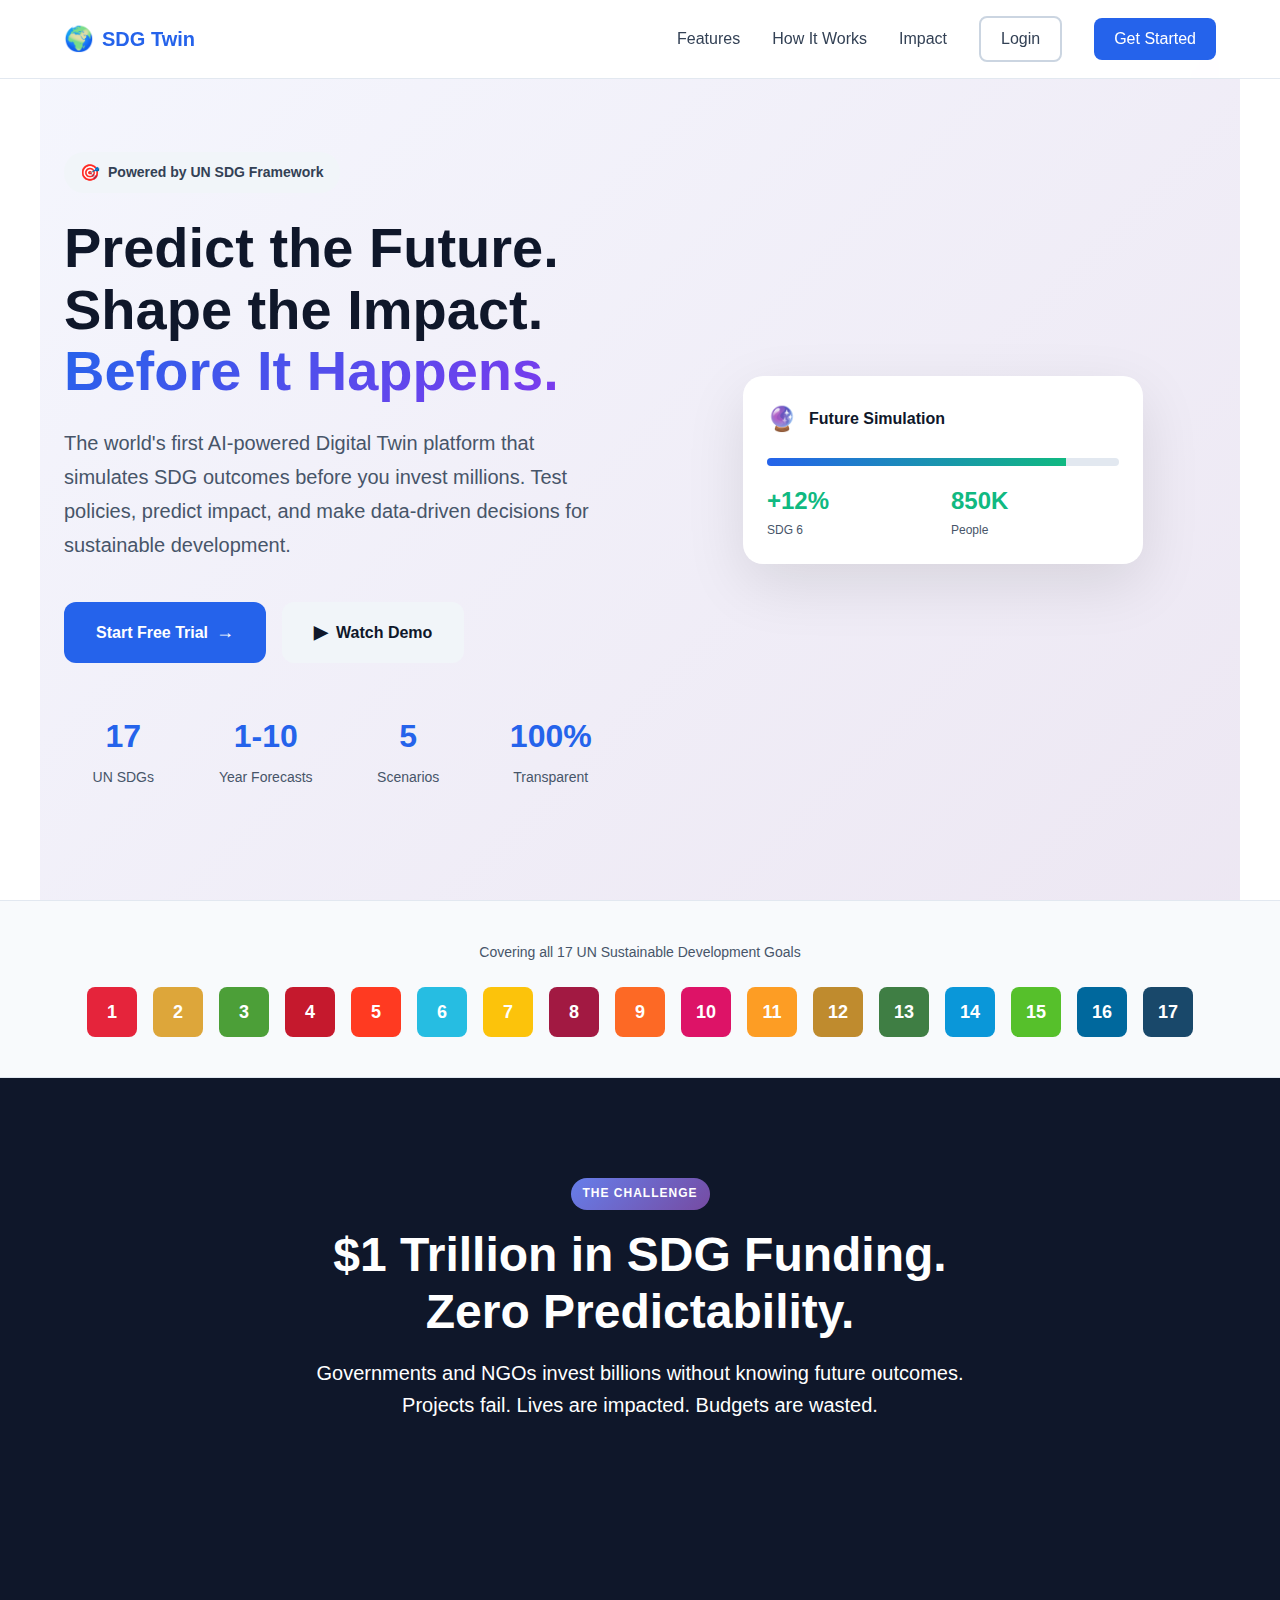
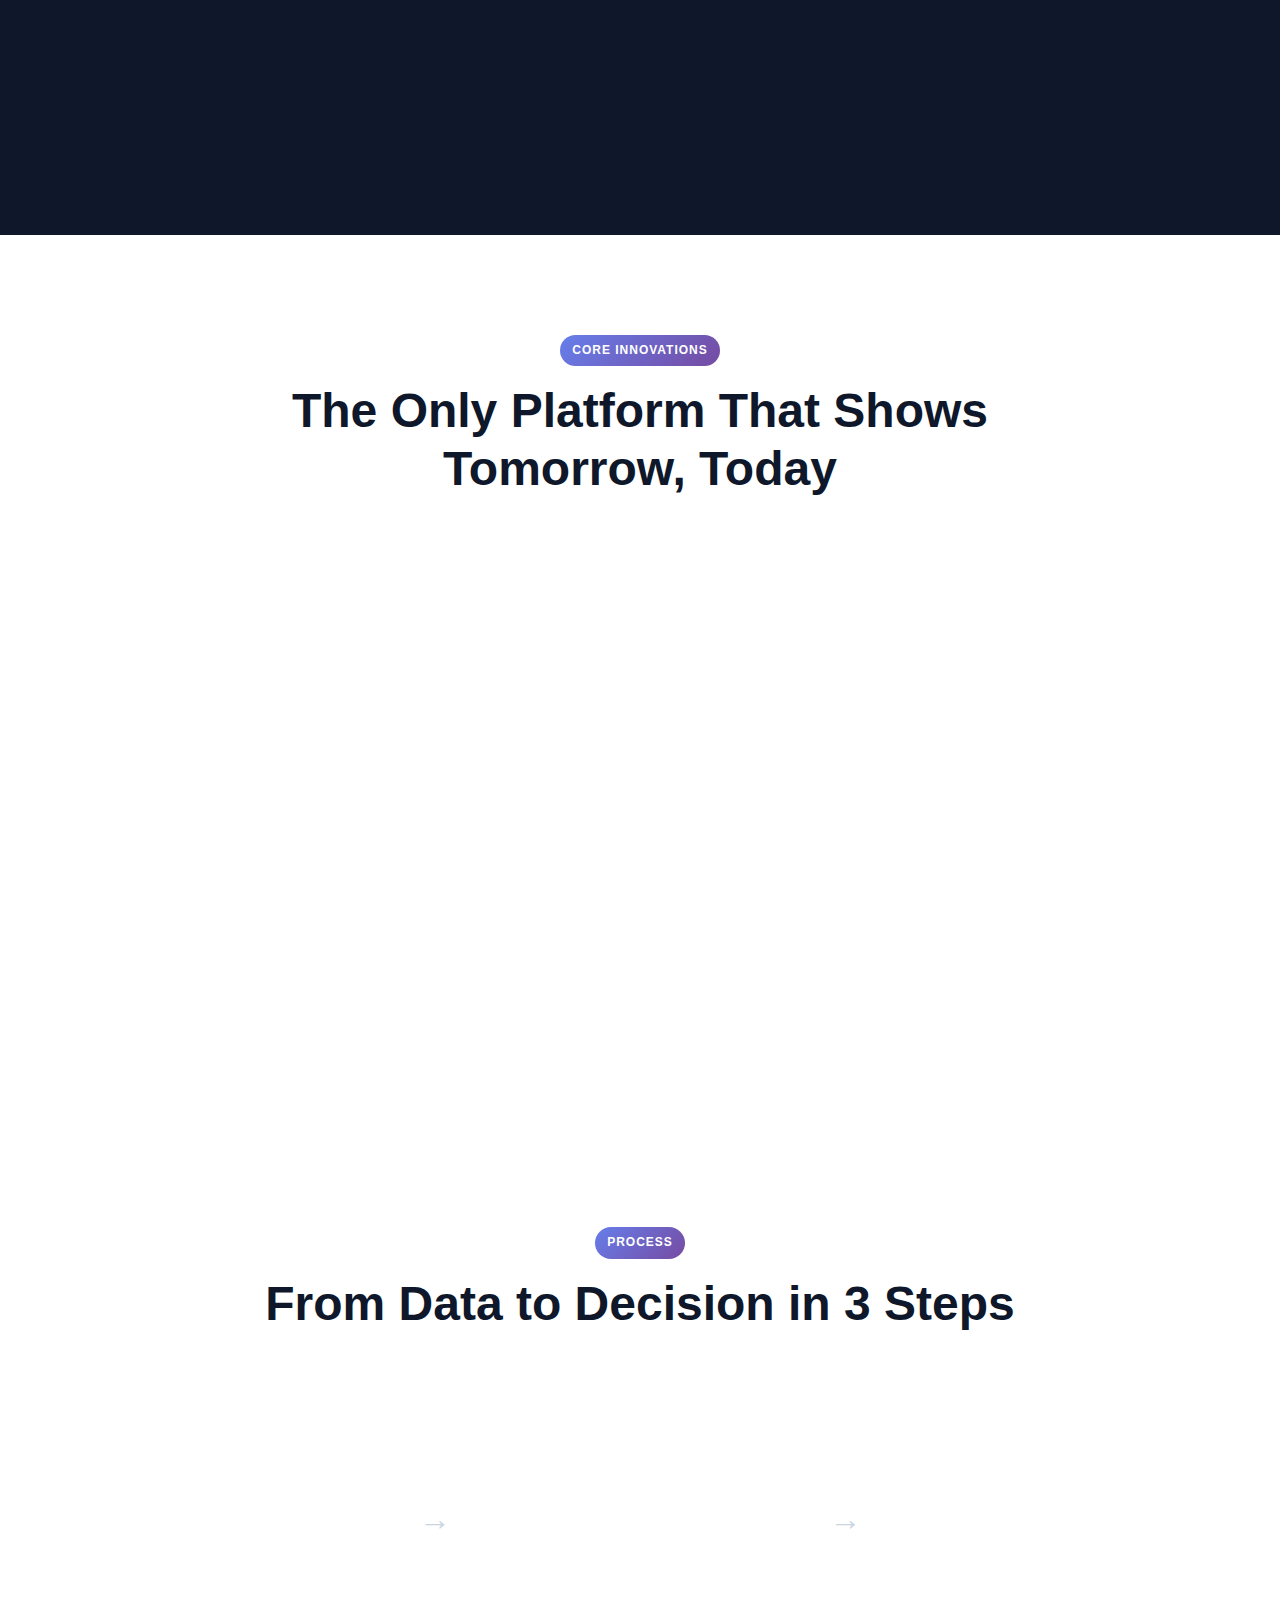
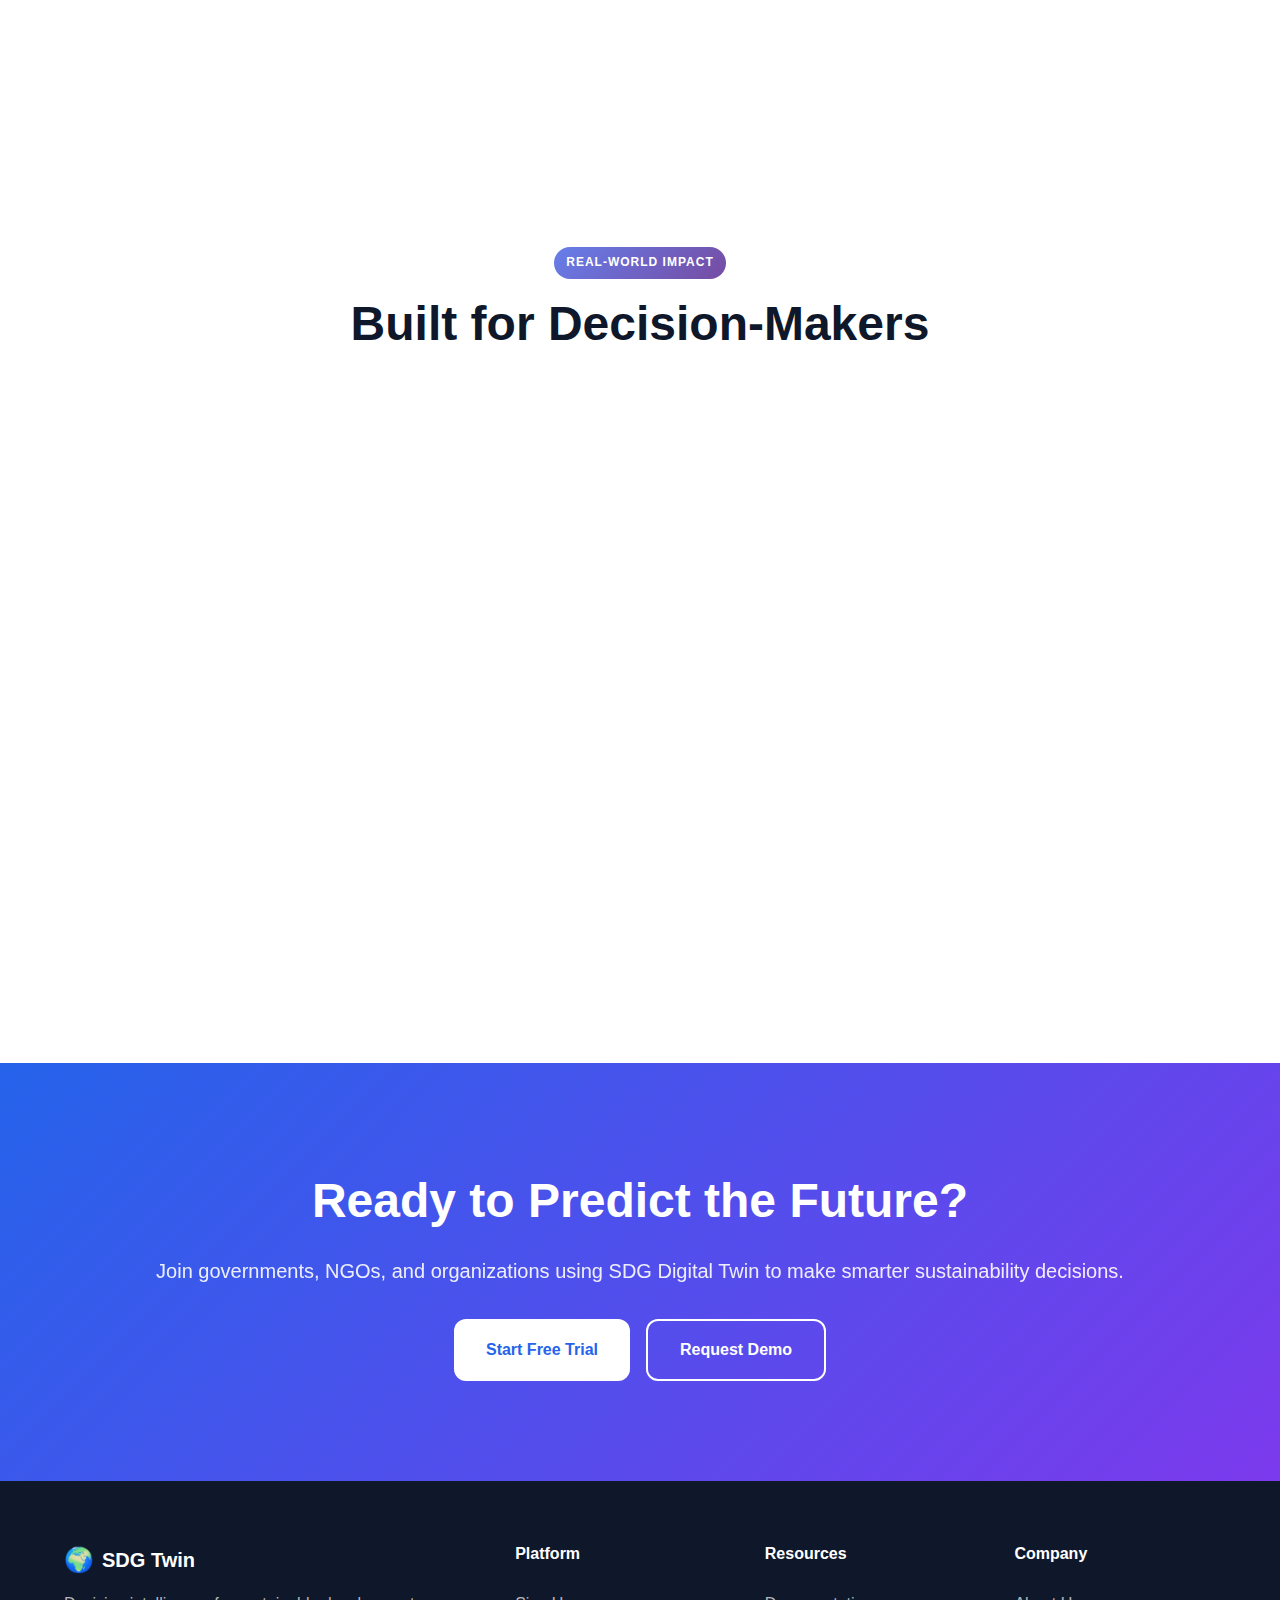
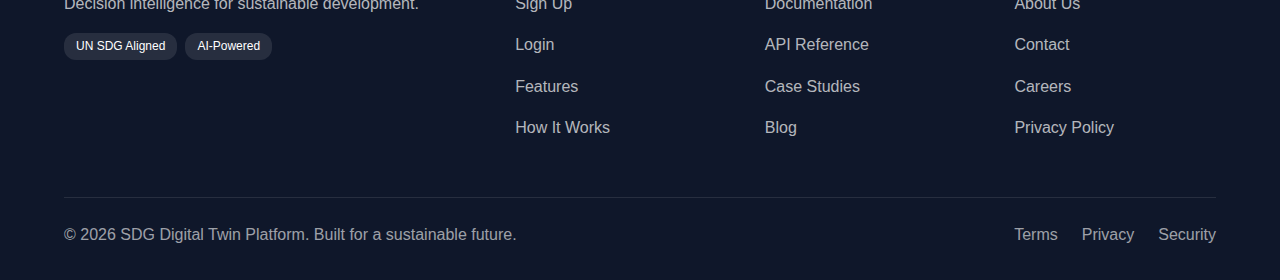
<file: frontend/landing.html>
<!DOCTYPE html>
<html lang="en">
<head>
    <meta charset="UTF-8">
    <meta name="viewport" content="width=device-width, initial-scale=1.0">
    <title>SDG Digital Twin Platform - Predict the Future of Sustainability</title>
    <link rel="stylesheet" href="landing.css">
</head>
<body>
    <!-- Navigation -->
    <nav class="navbar">
        <div class="nav-container">
            <div class="nav-brand">
                <span class="brand-icon">🌍</span>
                <span class="brand-text">SDG Twin</span>
            </div>
            <div class="nav-links">
                <a href="#features">Features</a>
                <a href="#how-it-works">How It Works</a>
                <a href="#impact">Impact</a>
                <a href="login.html" class="nav-btn-outline">Login</a>
                <a href="register.html" class="nav-btn-primary">Get Started</a>
            </div>
        </div>
    </nav>

    <!-- Hero Section -->
    <section class="hero">
        <div class="hero-content">
            <div class="hero-badge">
                <span class="badge-icon">🎯</span>
                <span>Powered by UN SDG Framework</span>
            </div>
            <h1 class="hero-title">
                Predict the Future.<br>
                Shape the Impact.<br>
                <span class="gradient-text">Before It Happens.</span>
            </h1>
            <p class="hero-subtitle">
                The world's first AI-powered Digital Twin platform that simulates SDG outcomes 
                before you invest millions. Test policies, predict impact, and make data-driven 
                decisions for sustainable development.
            </p>
            <div class="hero-cta">
                <a href="register.html" class="btn-large btn-primary">
                    <span>Start Free Trial</span>
                    <span class="btn-icon">→</span>
                </a>
                <a href="#demo" class="btn-large btn-secondary">
                    <span class="btn-icon">▶</span>
                    <span>Watch Demo</span>
                </a>
            </div>
            <div class="hero-stats">
                <div class="stat-item">
                    <div class="stat-number">17</div>
                    <div class="stat-label">UN SDGs</div>
                </div>
                <div class="stat-item">
                    <div class="stat-number">1-10</div>
                    <div class="stat-label">Year Forecasts</div>
                </div>
                <div class="stat-item">
                    <div class="stat-number">5</div>
                    <div class="stat-label">Scenarios</div>
                </div>
                <div class="stat-item">
                    <div class="stat-number">100%</div>
                    <div class="stat-label">Transparent</div>
                </div>
            </div>
        </div>
        <div class="hero-visual">
            <div class="hero-card floating">
                <div class="card-header">
                    <span class="card-icon">🔮</span>
                    <span>Future Simulation</span>
                </div>
                <div class="card-content">
                    <div class="progress-bar">
                        <div class="progress-fill" style="width: 85%"></div>
                    </div>
                    <div class="card-stats">
                        <div class="card-stat">
                            <span class="stat-value">+12%</span>
                            <span class="stat-name">SDG 6</span>
                        </div>
                        <div class="card-stat">
                            <span class="stat-value">850K</span>
                            <span class="stat-name">People</span>
                        </div>
                    </div>
                </div>
            </div>
        </div>
    </section>

    <!-- SDG Icons Strip -->
    <section class="sdg-strip">
        <div class="container">
            <p class="strip-label">Covering all 17 UN Sustainable Development Goals</p>
            <div class="sdg-icons-scroll">
                <div class="sdg-icon" style="--color: #E5243B">1</div>
                <div class="sdg-icon" style="--color: #DDA63A">2</div>
                <div class="sdg-icon" style="--color: #4C9F38">3</div>
                <div class="sdg-icon" style="--color: #C5192D">4</div>
                <div class="sdg-icon" style="--color: #FF3A21">5</div>
                <div class="sdg-icon" style="--color: #26BDE2">6</div>
                <div class="sdg-icon" style="--color: #FCC30B">7</div>
                <div class="sdg-icon" style="--color: #A21942">8</div>
                <div class="sdg-icon" style="--color: #FD6925">9</div>
                <div class="sdg-icon" style="--color: #DD1367">10</div>
                <div class="sdg-icon" style="--color: #FD9D24">11</div>
                <div class="sdg-icon" style="--color: #BF8B2E">12</div>
                <div class="sdg-icon" style="--color: #3F7E44">13</div>
                <div class="sdg-icon" style="--color: #0A97D9">14</div>
                <div class="sdg-icon" style="--color: #56C02B">15</div>
                <div class="sdg-icon" style="--color: #00689D">16</div>
                <div class="sdg-icon" style="--color: #19486A">17</div>
            </div>
        </div>
    </section>

    <!-- Problem Statement -->
    <section class="problem-section">
        <div class="container">
            <div class="section-header centered">
                <span class="section-badge">The Challenge</span>
                <h2>$1 Trillion in SDG Funding.<br>Zero Predictability.</h2>
                <p class="section-subtitle">
                    Governments and NGOs invest billions without knowing future outcomes. 
                    Projects fail. Lives are impacted. Budgets are wasted.
                </p>
            </div>
            <div class="problem-grid">
                <div class="problem-card">
                    <div class="problem-icon">❌</div>
                    <h3>No Future Visibility</h3>
                    <p>Traditional tools only show past data, not future impact</p>
                </div>
                <div class="problem-card">
                    <div class="problem-icon">💸</div>
                    <h3>Wasted Investments</h3>
                    <p>Millions spent on projects that fail to deliver promised outcomes</p>
                </div>
                <div class="problem-card">
                    <div class="problem-icon">⏱️</div>
                    <h3>No Scenario Testing</h3>
                    <p>Can't test "what if" before committing resources</p>
                </div>
            </div>
        </div>
    </section>

    <!-- Features Section -->
    <section id="features" class="features-section">
        <div class="container">
            <div class="section-header centered">
                <span class="section-badge">Core Innovations</span>
                <h2>The Only Platform That Shows<br>Tomorrow, Today</h2>
            </div>
            <div class="features-grid">
                <div class="feature-card">
                    <div class="feature-icon">🏙️</div>
                    <h3>Digital Twin Engine</h3>
                    <p>Create virtual replicas of cities, regions, or communities with real SDG baselines</p>
                    <ul class="feature-list">
                        <li>17 SDG indicators per twin</li>
                        <li>Population & geographic modeling</li>
                        <li>Multiple twins per project</li>
                    </ul>
                </div>
                <div class="feature-card featured">
                    <div class="feature-badge">🌟 Flagship</div>
                    <div class="feature-icon">🔮</div>
                    <h3>Future Impact Simulation</h3>
                    <p>Predict SDG outcomes 1-10 years ahead with AI-powered scenario modeling</p>
                    <ul class="feature-list">
                        <li>5 scenario types (Success/Failure/Delay)</li>
                        <li>Year-by-year predictions</li>
                        <li>Cross-SDG ripple effects</li>
                        <li>Confidence scoring</li>
                    </ul>
                </div>
                <div class="feature-card">
                    <div class="feature-icon">🤖</div>
                    <h3>AI Explanation Layer</h3>
                    <p>Plain English insights that non-technical stakeholders can understand</p>
                    <ul class="feature-list">
                        <li>Auto-generated summaries</li>
                        <li>Policy recommendations</li>
                        <li>Risk warnings</li>
                    </ul>
                </div>
            </div>
        </div>
    </section>

    <!-- How It Works -->
    <section id="how-it-works" class="how-it-works-section">
        <div class="container">
            <div class="section-header centered">
                <span class="section-badge">Process</span>
                <h2>From Data to Decision in 3 Steps</h2>
            </div>
            <div class="steps-container">
                <div class="step-card">
                    <div class="step-number">01</div>
                    <div class="step-icon">🏗️</div>
                    <h3>Create Digital Twin</h3>
                    <p>Input your region's population, geography, and current SDG indicators. Our system initializes all 17 SDG baselines.</p>
                </div>
                <div class="step-arrow">→</div>
                <div class="step-card">
                    <div class="step-number">02</div>
                    <div class="step-icon">⚙️</div>
                    <h3>Configure Simulation</h3>
                    <p>Select target SDGs, choose a scenario (success/failure/delay), adjust funding and timeline parameters.</p>
                </div>
                <div class="step-arrow">→</div>
                <div class="step-card">
                    <div class="step-number">03</div>
                    <div class="step-icon">📊</div>
                    <h3>Get Predictions</h3>
                    <p>View year-by-year forecasts, AI explanations, policy recommendations, and compare multiple scenarios.</p>
                </div>
            </div>
        </div>
    </section>

    <!-- Impact Section -->
    <section id="impact" class="impact-section">
        <div class="container">
            <div class="section-header centered">
                <span class="section-badge">Real-World Impact</span>
                <h2>Built for Decision-Makers</h2>
            </div>
            <div class="use-cases-grid">
                <div class="use-case-card">
                    <div class="use-case-icon">🏛️</div>
                    <h3>Governments</h3>
                    <p>Test policies before implementation. Optimize budget allocation. Show citizens projected impact.</p>
                </div>
                <div class="use-case-card">
                    <div class="use-case-icon">🌟</div>
                    <h3>NGOs & UN Agencies</h3>
                    <p>Predict project ROI in human impact. Demonstrate value to donors. Plan interventions strategically.</p>
                </div>
                <div class="use-case-card">
                    <div class="use-case-icon">💼</div>
                    <h3>Impact Investors</h3>
                    <p>Assess true ESG value. Compare investment scenarios. Make data-driven funding decisions.</p>
                </div>
                <div class="use-case-card">
                    <div class="use-case-icon">🎓</div>
                    <h3>Researchers</h3>
                    <p>Model sustainability scenarios. Validate theories. Publish data-backed insights.</p>
                </div>
            </div>
        </div>
    </section>

    <!-- CTA Section -->
    <section class="cta-section">
        <div class="container">
            <div class="cta-content">
                <h2>Ready to Predict the Future?</h2>
                <p>Join governments, NGOs, and organizations using SDG Digital Twin to make smarter sustainability decisions.</p>
                <div class="cta-buttons">
                    <a href="register.html" class="btn-large btn-white">Start Free Trial</a>
                    <a href="mailto:demo@sdgtwin.org" class="btn-large btn-outline-white">Request Demo</a>
                </div>
            </div>
        </div>
    </section>

    <!-- Footer -->
    <footer class="footer">
        <div class="container">
            <div class="footer-grid">
                <div class="footer-col">
                    <div class="footer-brand">
                        <span class="brand-icon">🌍</span>
                        <span class="brand-text">SDG Twin</span>
                    </div>
                    <p class="footer-tagline">Decision intelligence for sustainable development.</p>
                    <div class="footer-badges">
                        <span class="badge">UN SDG Aligned</span>
                        <span class="badge">AI-Powered</span>
                    </div>
                </div>
                <div class="footer-col">
                    <h4>Platform</h4>
                    <a href="register.html">Sign Up</a>
                    <a href="login.html">Login</a>
                    <a href="#features">Features</a>
                    <a href="#how-it-works">How It Works</a>
                </div>
                <div class="footer-col">
                    <h4>Resources</h4>
                    <a href="#">Documentation</a>
                    <a href="#">API Reference</a>
                    <a href="#">Case Studies</a>
                    <a href="#">Blog</a>
                </div>
                <div class="footer-col">
                    <h4>Company</h4>
                    <a href="#">About Us</a>
                    <a href="#">Contact</a>
                    <a href="#">Careers</a>
                    <a href="#">Privacy Policy</a>
                </div>
            </div>
            <div class="footer-bottom">
                <p>&copy; 2026 SDG Digital Twin Platform. Built for a sustainable future.</p>
                <div class="footer-links">
                    <a href="#">Terms</a>
                    <a href="#">Privacy</a>
                    <a href="#">Security</a>
                </div>
            </div>
        </div>
    </footer>

    <script src="landing.js"></script>
</body>
</html>
</file>
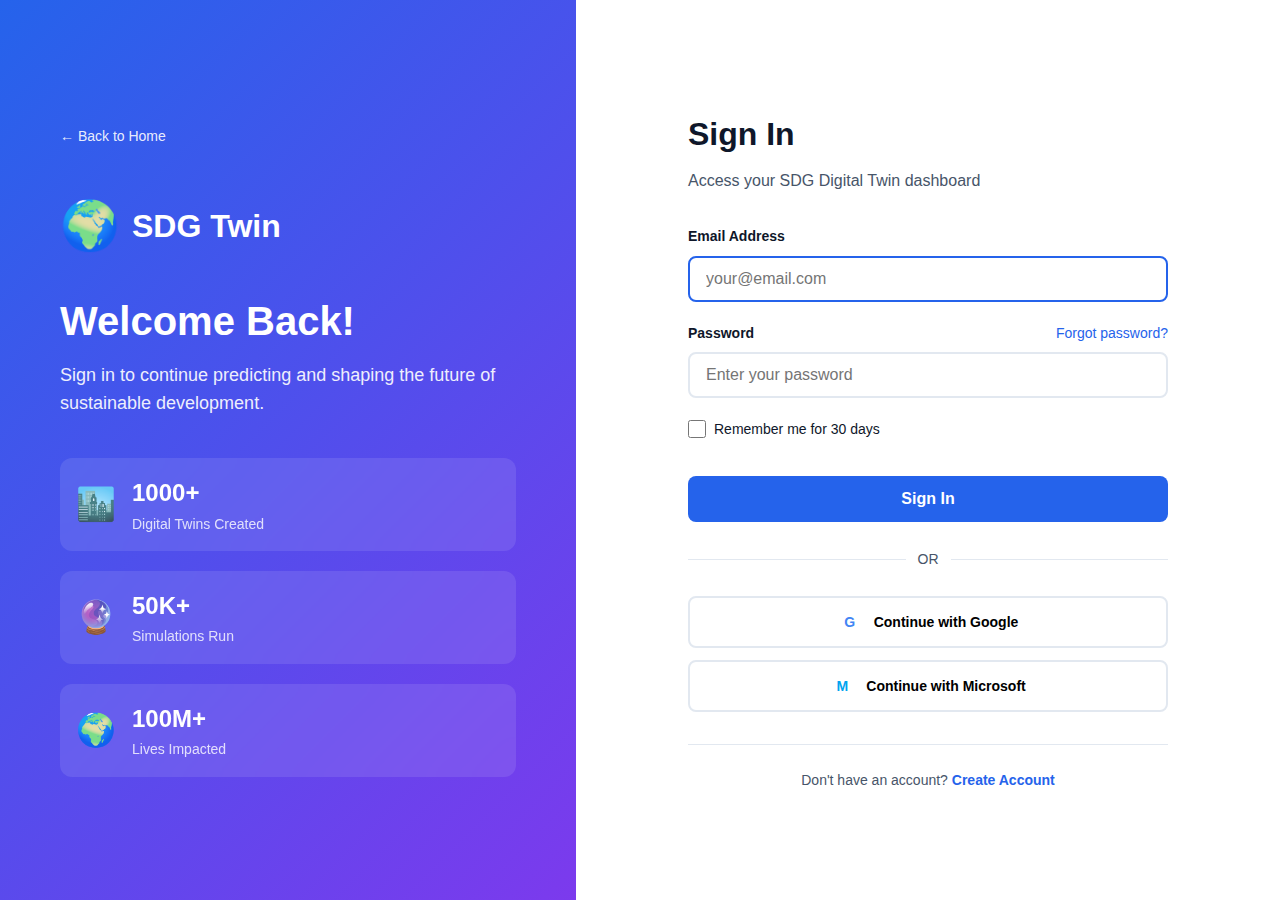
<file: frontend/login.html>
<!DOCTYPE html>
<html lang="en">
<head>
    <meta charset="UTF-8">
    <meta name="viewport" content="width=device-width, initial-scale=1.0">
    <title>Login - SDG Digital Twin Platform</title>
    <link rel="stylesheet" href="auth.css">
</head>
<body>
    <div class="auth-container">
        <!-- Left Side - Branding -->
        <div class="auth-brand">
            <div class="brand-content">
                <a href="landing.html" class="back-link">← Back to Home</a>
                <div class="brand-logo">
                    <span class="logo-icon">🌍</span>
                    <span class="logo-text">SDG Twin</span>
                </div>
                <h1>Welcome Back!</h1>
                <p>Sign in to continue predicting and shaping the future of sustainable development.</p>
                
                <div class="stats-showcase">
                    <div class="stat-box">
                        <div class="stat-icon">🏙️</div>
                        <div class="stat-text">
                            <div class="stat-number">1000+</div>
                            <div class="stat-label">Digital Twins Created</div>
                        </div>
                    </div>
                    <div class="stat-box">
                        <div class="stat-icon">🔮</div>
                        <div class="stat-text">
                            <div class="stat-number">50K+</div>
                            <div class="stat-label">Simulations Run</div>
                        </div>
                    </div>
                    <div class="stat-box">
                        <div class="stat-icon">🌍</div>
                        <div class="stat-text">
                            <div class="stat-number">100M+</div>
                            <div class="stat-label">Lives Impacted</div>
                        </div>
                    </div>
                </div>
            </div>
        </div>

        <!-- Right Side - Form -->
        <div class="auth-form-container">
            <div class="auth-form-content">
                <h2>Sign In</h2>
                <p class="form-subtitle">Access your SDG Digital Twin dashboard</p>

                <form id="loginForm" class="auth-form">
                    <div class="form-group">
                        <label for="email">Email Address</label>
                        <input type="email" id="email" name="email" required placeholder="your@email.com" autofocus>
                    </div>

                    <div class="form-group">
                        <label for="password">Password</label>
                        <input type="password" id="password" name="password" required placeholder="Enter your password">
                        <a href="#" class="forgot-link">Forgot password?</a>
                    </div>

                    <div class="form-group checkbox-group">
                        <label class="checkbox-label">
                            <input type="checkbox" id="remember">
                            <span>Remember me for 30 days</span>
                        </label>
                    </div>

                    <button type="submit" class="btn-submit" id="submitBtn">
                        <span id="btnText">Sign In</span>
                        <span id="btnLoader" class="loader" style="display: none;"></span>
                    </button>

                    <div id="errorMessage" class="error-message" style="display: none;"></div>
                    <div id="successMessage" class="success-message" style="display: none;"></div>
                </form>

                <div class="divider">
                    <span>OR</span>
                </div>

                <div class="social-login">
                    <button class="social-btn google-btn">
                        <span class="social-icon">G</span>
                        <span>Continue with Google</span>
                    </button>
                    <button class="social-btn microsoft-btn">
                        <span class="social-icon">M</span>
                        <span>Continue with Microsoft</span>
                    </button>
                </div>

                <div class="auth-footer">
                    <p>Don't have an account? <a href="register.html">Create Account</a></p>
                </div>
            </div>
        </div>
    </div>

    <script src="config.js"></script>
    <script src="auth.js"></script>
    <script>
        // Handle login
        document.getElementById('loginForm').addEventListener('submit', async (e) => {
            e.preventDefault();
            
            const email = document.getElementById('email').value;
            const password = document.getElementById('password').value;
            
            // Show loading
            const submitBtn = document.getElementById('submitBtn');
            const btnText = document.getElementById('btnText');
            const btnLoader = document.getElementById('btnLoader');
            submitBtn.disabled = true;
            btnText.style.display = 'none';
            btnLoader.style.display = 'inline-block';
            
            try {
                // OAuth2 password flow expects form data
                const formData = new URLSearchParams();
                formData.append('username', email);
                formData.append('password', password);
                
                const response = await fetch(`${API_BASE}/auth/login`, {
                    method: 'POST',
                    headers: {
                        'Content-Type': 'application/x-www-form-urlencoded'
                    },
                    body: formData
                });
                
                const data = await response.json();
                
                if (response.ok) {
                    // Store token and user info
                    localStorage.setItem('access_token', data.access_token);
                    localStorage.setItem('user', JSON.stringify(data.user));
                    
                    showSuccess('Login successful! Redirecting to dashboard...');
                    
                    setTimeout(() => {
                        window.location.href = 'dashboard.html';
                    }, 1000);
                } else {
                    showError(data.detail || 'Invalid email or password');
                    submitBtn.disabled = false;
                    btnText.style.display = 'inline';
                    btnLoader.style.display = 'none';
                }
            } catch (error) {
                showError('Network error. Please check if the backend server is running.');
                submitBtn.disabled = false;
                btnText.style.display = 'inline';
                btnLoader.style.display = 'none';
            }
        });

        function showError(message) {
            const errorDiv = document.getElementById('errorMessage');
            errorDiv.textContent = message;
            errorDiv.style.display = 'block';
            setTimeout(() => errorDiv.style.display = 'none', 5000);
        }

        function showSuccess(message) {
            const successDiv = document.getElementById('successMessage');
            successDiv.textContent = message;
            successDiv.style.display = 'block';
        }

        // Check if already logged in
        if (localStorage.getItem('access_token')) {
            window.location.href = 'dashboard.html';
        }
    </script>
</body>
</html>
</file>
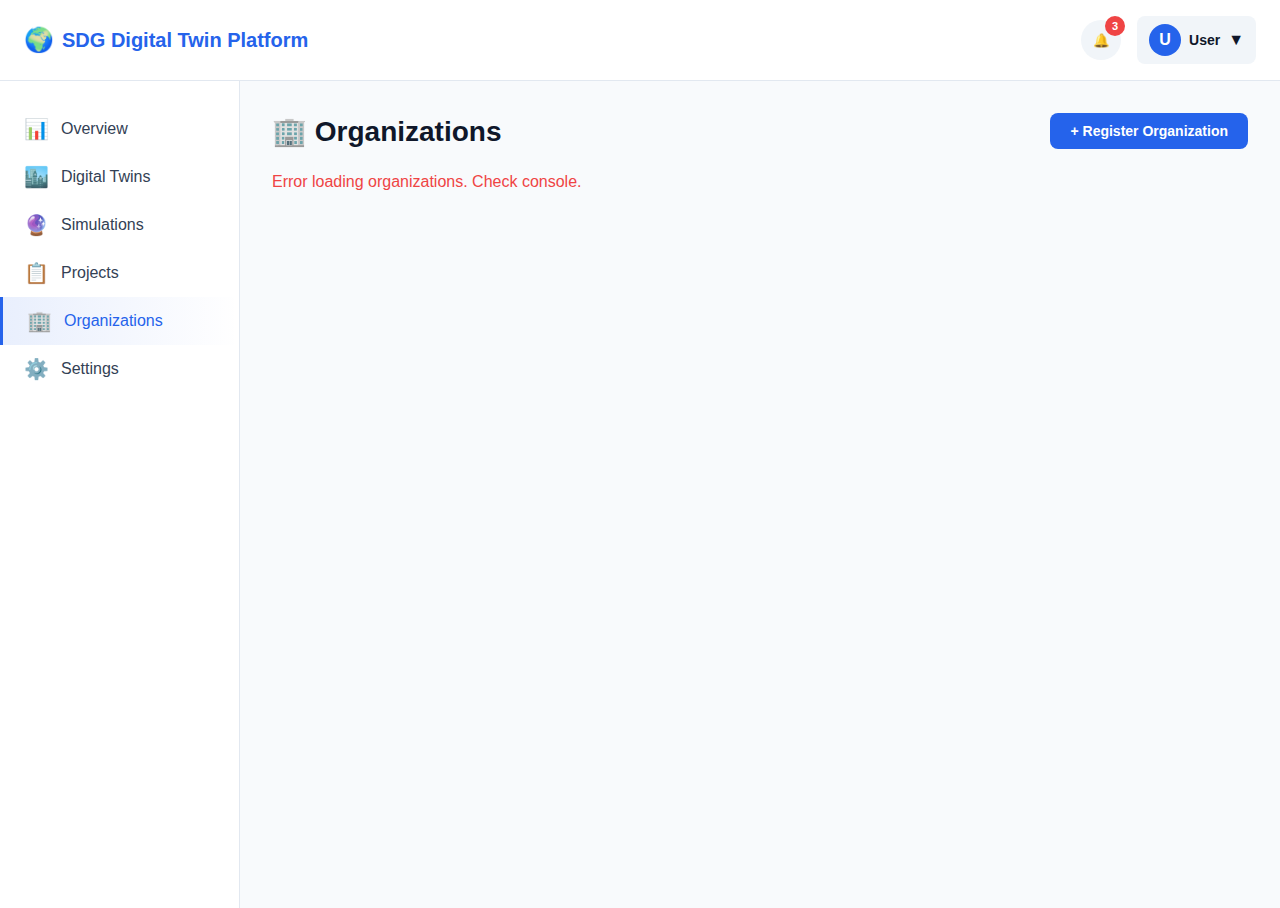
<file: frontend/organizations.html>
<!DOCTYPE html>
<html lang="en">
<head>
    <meta charset="UTF-8">
    <meta name="viewport" content="width=device-width, initial-scale=1.0">
    <title>Organizations - SDG Digital Twin Platform</title>
    <link rel="stylesheet" href="dashboard.css">
</head>
<body>
    <!-- Top Navigation -->
    <nav class="dashboard-nav">
        <div class="nav-left">
            <div class="nav-brand">
                <span class="brand-icon">🌍</span>
                <span class="brand-text">SDG Digital Twin Platform</span>
            </div>
        </div>
        <div class="nav-right">
            <button class="nav-icon-btn" onclick="showNotifications()">
                <span class="icon">🔔</span>
                <span class="badge">3</span>
            </button>
            <div class="user-menu" onclick="toggleUserMenu()">
                <div class="user-avatar" id="userAvatar">U</div>
                <span class="user-name" id="userName">User</span>
                <span class="icon">▼</span>
                <div class="user-dropdown" id="userDropdown">
                    <a href="profile.html">
                        <span class="icon">👤</span>
                        <span>Profile</span>
                    </a>
                    <a href="#" onclick="event.preventDefault(); logout();">
                        <span class="icon">🚪</span>
                        <span>Logout</span>
                    </a>
                </div>
            </div>
        </div>
    </nav>

    <div class="dashboard-container">
        <!-- Sidebar -->
        <aside class="sidebar">
            <div class="sidebar-menu">
                <a href="dashboard.html" class="menu-item">
                    <span class="menu-icon">📊</span>
                    <span>Overview</span>
                </a>
                <a href="twins.html" class="menu-item">
                    <span class="menu-icon">🏙️</span>
                    <span>Digital Twins</span>
                </a>
                <a href="simulations.html" class="menu-item">
                    <span class="menu-icon">🔮</span>
                    <span>Simulations</span>
                </a>
                <a href="projects.html" class="menu-item">
                    <span class="menu-icon">📋</span>
                    <span>Projects</span>
                </a>
                <a href="organizations.html" class="menu-item active">
                    <span class="menu-icon">🏢</span>
                    <span>Organizations</span>
                </a>
                <a href="profile.html" class="menu-item">
                    <span class="menu-icon">⚙️</span>
                    <span>Settings</span>
                </a>
            </div>
        </aside>

        <!-- Main Content -->
        <main class="main-content">
            <div class="section-header">
                <h2>🏢 Organizations</h2>
                <button class="btn btn-primary" onclick="showCreateOrgModal()">+ Register Organization</button>
            </div>
            <div id="orgs-grid" class="orgs-grid"></div>
        </main>
    </div>

    <!-- Create Organization Modal -->
    <div id="create-org-modal" class="modal">
        <div class="modal-content">
            <div class="modal-header">
                <h3>Register Organization</h3>
                <button class="modal-close" onclick="closeModal('create-org-modal')">&times;</button>
            </div>
            <form id="create-org-form" onsubmit="createOrganization(event)">
                <div class="form-group">
                    <label>Organization Name *</label>
                    <input type="text" name="name" required>
                </div>
                <div class="form-group">
                    <label>Type *</label>
                    <select name="type" required>
                        <option value="NGO">NGO</option>
                        <option value="Government">Government Agency</option>
                        <option value="Private">Private Sector</option>
                        <option value="Academic">Academic Institution</option>
                        <option value="International">International Organization</option>
                    </select>
                </div>
                <div class="form-group">
                    <label>Description</label>
                    <textarea name="description" rows="3"></textarea>
                </div>
                <div class="form-group">
                    <label>Focus SDGs (select multiple)</label>
                    <div id="org-sdg-selector" class="sdg-selector-compact"></div>
                </div>
                <button type="submit" class="btn btn-primary">Register</button>
            </form>
        </div>
    </div>

    <script>
        // Inline helper functions
        function toggleUserMenu() {
            const dropdown = document.getElementById('userDropdown');
            if (dropdown) dropdown.classList.toggle('show');
        }
        
        function showNotifications() {
            alert('Notifications feature coming soon!');
        }
        
        function logout() {
            localStorage.removeItem('token');
            window.location.href = 'login.html';
        }
    </script>
    <script src="config.js"></script>
    <script>
        // Organizations Page - Simplified Working Version
        // API_BASE is loaded from config.js
        let organizations = [];

        // Load Organizations
        async function loadOrganizations() {
            console.log('Loading organizations...');
            try {
                const response = await fetch(`${API_BASE}/organizations`);
                organizations = await response.json();
                console.log(`✅ Loaded ${organizations.length} organizations`);
                renderOrganizations();
            } catch (error) {
                console.error('Error loading organizations:', error);
                document.getElementById('orgs-grid').innerHTML = '<p style="color: #ef4444;">Error loading organizations. Check console.</p>';
            }
        }

        // Render Organizations
        function renderOrganizations() {
            const grid = document.getElementById('orgs-grid');
            
            if (organizations.length === 0) {
                grid.innerHTML = '<p style="color: #64748b; padding: 20px;">No organizations yet. Register your first one!</p>';
                return;
            }
            
            grid.innerHTML = organizations.map(org => `
                <div class="org-card" style="background: white; border: 1px solid #e5e7eb; border-radius: 12px; padding: 20px; transition: all 0.2s; position: relative;">
                    <button onclick="deleteOrganization(${org.id}, '${org.name.replace(/'/g, "\\'")}')" 
                            style="position: absolute; top: 15px; right: 15px; background: #ef4444; color: white; border: none; border-radius: 6px; padding: 8px 12px; cursor: pointer; font-size: 12px; font-weight: 600; transition: all 0.2s;"
                            onmouseover="this.style.background='#dc2626'" 
                            onmouseout="this.style.background='#ef4444'"
                            title="Delete this organization">
                        🗑️ Delete
                    </button>
                    <h3 style="margin: 0 0 10px 0; font-size: 18px; color: #1e293b; padding-right: 90px;">${org.name}</h3>
                    <p style="color: #64748b; font-size: 14px; margin: 8px 0;">
                        🏢 ${org.type}
                    </p>
                    <p style="font-size: 13px; color: #475569; margin: 12px 0;">
                        ${org.description || 'No description'}
                    </p>
                    <div style="display: flex; gap: 8px; flex-wrap: wrap; margin-top: 10px;">
                        ${org.focus_sdgs.map(sdg => `<span style="background: #10b981; color: white; padding: 4px 8px; border-radius: 4px; font-size: 12px;">SDG ${sdg}</span>`).join('')}
                    </div>
                </div>
            `).join('');
        }

        // Delete Organization
        async function deleteOrganization(orgId, orgName) {
            if (!confirm(`⚠️ Are you sure you want to delete "${orgName}"?\n\nThis will also affect any projects linked to this organization.\nThis action cannot be undone.`)) {
                return;
            }
            
            console.log(`Deleting organization ID: ${orgId}`);
            
            try {
                const response = await fetch(`${API_BASE}/organizations/${orgId}`, {
                    method: 'DELETE'
                });
                
                if (!response.ok) {
                    const error = await response.text();
                    throw new Error(`HTTP ${response.status}: ${error}`);
                }
                
                console.log('✅ Organization deleted successfully');
                
                // Reload the list
                await loadOrganizations();
                
                alert(`✅ "${orgName}" has been deleted successfully!`);
            } catch (error) {
                console.error('Error deleting organization:', error);
                alert(`❌ Error deleting organization: ${error.message}`);
            }
        }

        // Create Organization
        async function createOrganization(event) {
            event.preventDefault();
            const form = event.target;
            const formData = new FormData(form);
            
            // Get selected SDGs from checkboxes
            const selectedSDGs = Array.from(document.querySelectorAll('#org-sdg-selector input:checked'))
                .map(cb => parseInt(cb.value));
            
            if (selectedSDGs.length === 0) {
                alert('Please select at least one focus SDG');
                return;
            }
            
            const data = {
                name: formData.get('name'),
                type: formData.get('type'),
                description: formData.get('description') || '',
                focus_sdgs: selectedSDGs
            };
            
            console.log('Creating Organization:', data);
            
            try {
                const response = await fetch(`${API_BASE}/organizations`, {
                    method: 'POST',
                    headers: { 'Content-Type': 'application/json' },
                    body: JSON.stringify(data)
                });
                
                if (!response.ok) {
                    const error = await response.text();
                    throw new Error(`HTTP ${response.status}: ${error}`);
                }
                
                const result = await response.json();
                console.log('✅ Created Organization:', result);
                
                closeModal('create-org-modal');
                form.reset();
                await loadOrganizations();
                
                alert(`✅ Organization "${result.name}" registered successfully!`);
            } catch (error) {
                console.error('Error creating organization:', error);
                alert(`❌ Error creating organization: ${error.message}`);
            }
        }

        // Setup SDG Selector
        function setupSDGSelector() {
            const selector = document.getElementById('org-sdg-selector');
            if (!selector) return;
            
            const sdgs = [1, 2, 3, 4, 5, 6, 7, 8, 9, 10, 11, 12, 13, 14, 15, 16, 17];
            selector.innerHTML = sdgs.map(num => `
                <label style="display: inline-flex; align-items: center; padding: 6px 10px; border: 1px solid #e5e7eb; border-radius: 6px; cursor: pointer; font-size: 13px;">
                    <input type="checkbox" value="${num}" style="margin-right: 5px;">
                    SDG ${num}
                </label>
            `).join('');
        }

        // Show modal
        function showCreateOrgModal() {
            document.getElementById('create-org-modal').classList.add('show');
            setupSDGSelector();
        }

        // Close modal
        function closeModal(modalId) {
            document.getElementById(modalId).classList.remove('show');
        }

        // Initialize page
        document.addEventListener('DOMContentLoaded', async () => {
            console.log('🏢 Organizations Page Loaded');
            console.log('API_BASE:', API_BASE);
            
            const token = localStorage.getItem('token');
            if (token) {
                console.log('User is logged in');
            } else {
                console.log('No auth token - allowing access anyway for testing');
            }
            
            console.log('Loading organizations...');
            await loadOrganizations();
            console.log('Organizations loaded');
            
            const modal = document.getElementById('create-org-modal');
            if (modal) {
                modal.addEventListener('click', (e) => {
                    if (e.target === modal) closeModal('create-org-modal');
                });
                console.log('Modal event listener attached');
            } else {
                console.error('Modal not found!');
            }
            
            console.log('✅ Page initialization complete');
        });
    </script>
</body>
</html>
</file>
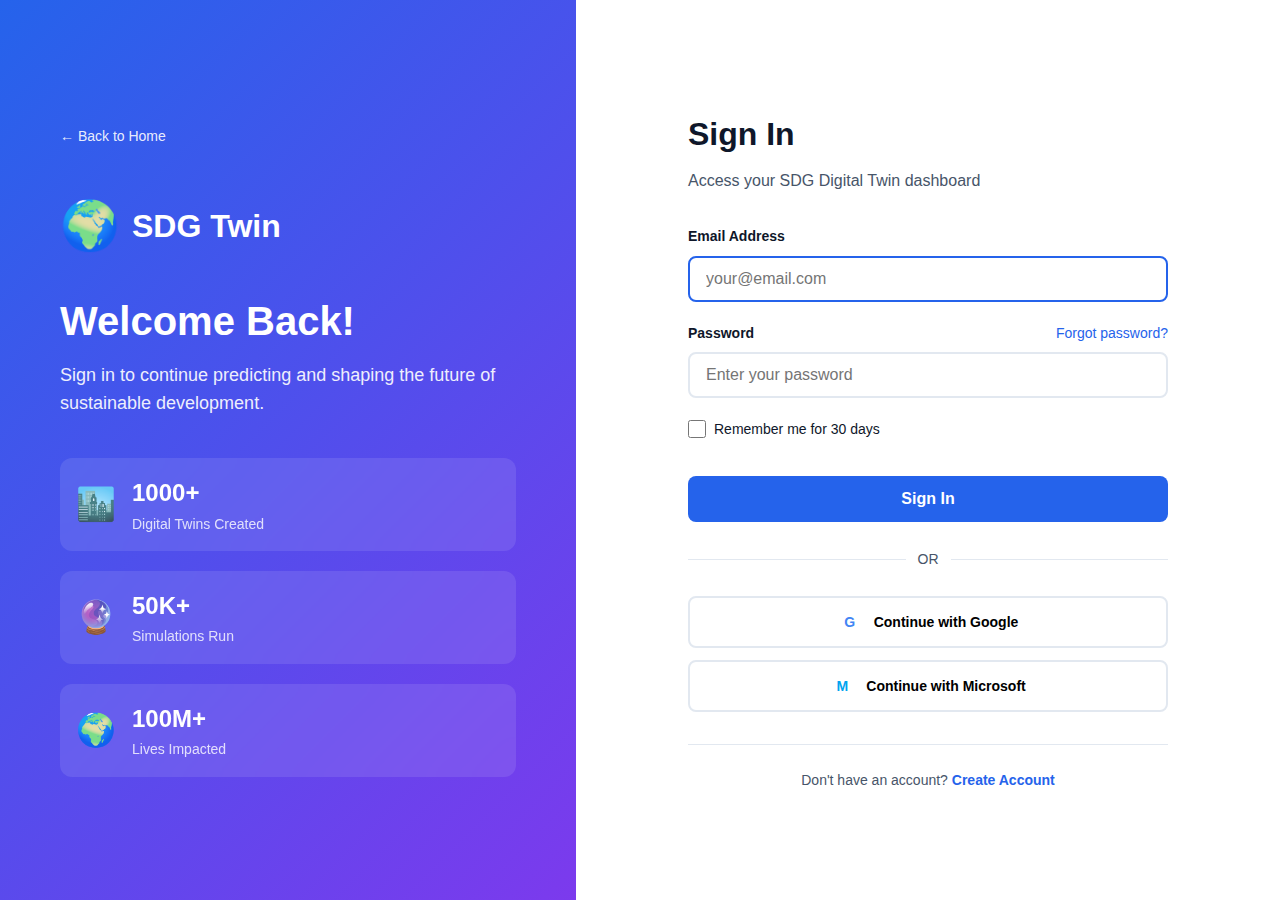
<file: frontend/profile.html>
<!DOCTYPE html>
<html lang="en">
<head>
    <meta charset="UTF-8">
    <meta name="viewport" content="width=device-width, initial-scale=1.0">
    <title>Profile - SDG Digital Twin Platform</title>
    <link rel="stylesheet" href="dashboard.css">
    <link rel="stylesheet" href="profile.css">
</head>
<body>
    <!-- Top Navigation -->
    <nav class="dashboard-nav">
        <div class="nav-left">
            <div class="nav-brand">
                <span class="brand-icon">🌍</span>
                <span class="brand-text">SDG Twin</span>
            </div>
        </div>
        <div class="nav-right">
            <button class="nav-icon-btn" onclick="window.location.href='dashboard.html'">
                <span class="icon">←</span>
            </button>
            <div class="user-menu" onclick="toggleUserMenu()">
                <div class="user-avatar" id="userAvatar">U</div>
                <span class="user-name" id="userName">User</span>
                <span class="icon">▼</span>
                <div class="user-dropdown" id="userDropdown">
                    <a href="dashboard.html">
                        <span class="icon">📊</span>
                        <span>Dashboard</span>
                    </a>
                    <a href="#" onclick="event.preventDefault(); logout();">
                        <span class="icon">🚪</span>
                        <span>Logout</span>
                    </a>
                </div>
            </div>
        </div>
    </nav>

    <div class="profile-container">
        <div class="profile-sidebar">
            <div class="profile-header">
                <div class="profile-avatar-large" id="profileAvatar">U</div>
                <h2 id="profileName">User Name</h2>
                <p id="profileEmail">email@example.com</p>
            </div>
            <nav class="profile-nav">
                <a href="#profile" class="profile-nav-item active">
                    <span class="icon">👤</span>
                    <span>Profile Information</span>
                </a>
                <a href="#sdgs" class="profile-nav-item">
                    <span class="icon">🌍</span>
                    <span>SDG Interests</span>
                </a>
                <a href="#preferences" class="profile-nav-item">
                    <span class="icon">⚙️</span>
                    <span>Preferences</span>
                </a>
                <a href="#security" class="profile-nav-item">
                    <span class="icon">🔒</span>
                    <span>Security</span>
                </a>
            </nav>
        </div>

        <div class="profile-content">
            <!-- Profile Information -->
            <section id="profile" class="profile-section">
                <h2>Profile Information</h2>
                <p class="section-description">Update your personal information and organization details.</p>
                
                <form id="profileForm" class="profile-form">
                    <div class="form-group">
                        <label for="fullName">Full Name</label>
                        <input type="text" id="fullName" name="fullName" placeholder="John Doe">
                    </div>
                    
                    <div class="form-group">
                        <label for="email">Email Address</label>
                        <input type="email" id="email" name="email" disabled>
                        <p class="field-hint">Email cannot be changed</p>
                    </div>
                    
                    <div class="form-group">
                        <label for="orgType">Organization Type</label>
                        <input type="text" id="orgType" name="orgType" disabled>
                        <p class="field-hint">Contact support to change organization type</p>
                    </div>
                    
                    <button type="submit" class="btn-save">Save Changes</button>
                </form>
            </section>

            <!-- SDG Interests -->
            <section id="sdgs" class="profile-section">
                <h2>SDG Interests</h2>
                <p class="section-description">Select the Sustainable Development Goals you're most interested in.</p>
                
                <div class="sdg-grid" id="sdgGrid">
                    <!-- Will be populated by JavaScript -->
                </div>
                
                <button class="btn-save" onclick="saveSDGInterests()">Save SDG Interests</button>
            </section>

            <!-- Preferences -->
            <section id="preferences" class="profile-section">
                <h2>Notification Preferences</h2>
                <p class="section-description">Manage how you receive updates and notifications.</p>
                
                <div class="preferences-list">
                    <div class="preference-item">
                        <div class="preference-info">
                            <h3>Email Notifications</h3>
                            <p>Receive email updates about simulations and projects</p>
                        </div>
                        <label class="toggle-switch">
                            <input type="checkbox" id="emailNotifications">
                            <span class="toggle-slider"></span>
                        </label>
                    </div>
                    
                    <div class="preference-item">
                        <div class="preference-info">
                            <h3>All Notifications</h3>
                            <p>Enable or disable all platform notifications</p>
                        </div>
                        <label class="toggle-switch">
                            <input type="checkbox" id="allNotifications">
                            <span class="toggle-slider"></span>
                        </label>
                    </div>
                </div>
                
                <button class="btn-save" onclick="savePreferences()">Save Preferences</button>
            </section>

            <!-- Security -->
            <section id="security" class="profile-section">
                <h2>Security Settings</h2>
                <p class="section-description">Manage your password and account security.</p>
                
                <form id="passwordForm" class="profile-form">
                    <div class="form-group">
                        <label for="currentPassword">Current Password</label>
                        <input type="password" id="currentPassword" name="currentPassword" required>
                    </div>
                    
                    <div class="form-group">
                        <label for="newPassword">New Password</label>
                        <input type="password" id="newPassword" name="newPassword" required>
                    </div>
                    
                    <div class="form-group">
                        <label for="confirmPassword">Confirm New Password</label>
                        <input type="password" id="confirmPassword" name="confirmPassword" required>
                    </div>
                    
                    <button type="submit" class="btn-save">Change Password</button>
                </form>

                <div class="danger-zone">
                    <h3>Danger Zone</h3>
                    <p>Permanently delete your account and all associated data.</p>
                    <button class="btn-danger" onclick="confirmDeleteAccount()">Delete Account</button>
                </div>
            </section>
        </div>
    </div>

    <div id="successToast" class="toast success-toast">
        <span class="toast-icon">✓</span>
        <span class="toast-message">Changes saved successfully!</span>
    </div>

    <div id="errorToast" class="toast error-toast">
        <span class="toast-icon">✗</span>
        <span class="toast-message">Error saving changes</span>
    </div>

    <script src="config.js"></script>
    <script src="auth.js"></script>
    <script src="profile.js"></script>
</body>
</html>
</file>
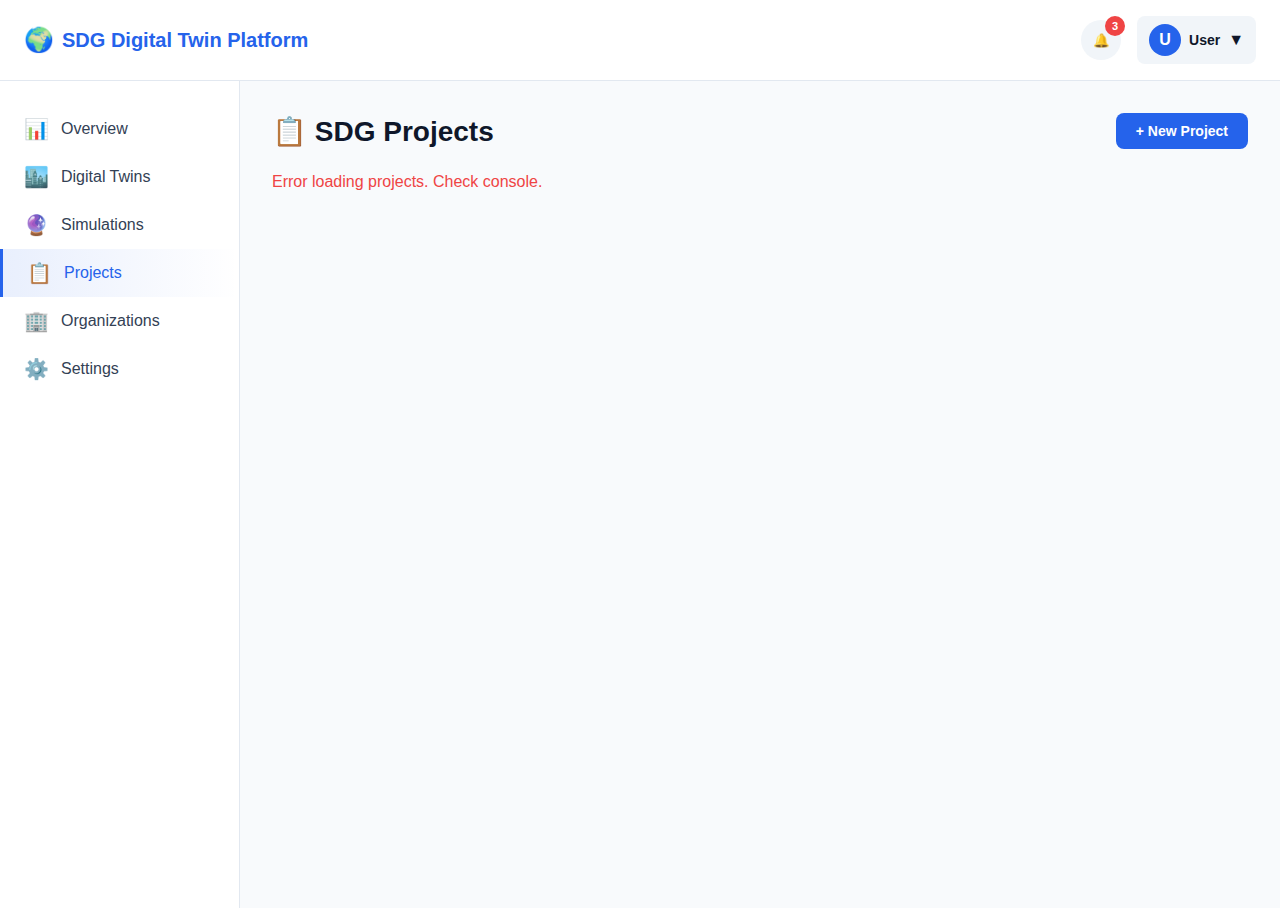
<file: frontend/projects.html>
<!DOCTYPE html>
<html lang="en">
<head>
    <meta charset="UTF-8">
    <meta name="viewport" content="width=device-width, initial-scale=1.0">
    <title>Projects - SDG Digital Twin Platform</title>
    <link rel="stylesheet" href="dashboard.css">
</head>
<body>
    <!-- Top Navigation -->
    <nav class="dashboard-nav">
        <div class="nav-left">
            <div class="nav-brand">
                <span class="brand-icon">🌍</span>
                <span class="brand-text">SDG Digital Twin Platform</span>
            </div>
        </div>
        <div class="nav-right">
            <button class="nav-icon-btn" onclick="showNotifications()">
                <span class="icon">🔔</span>
                <span class="badge">3</span>
            </button>
            <div class="user-menu" onclick="toggleUserMenu()">
                <div class="user-avatar" id="userAvatar">U</div>
                <span class="user-name" id="userName">User</span>
                <span class="icon">▼</span>
                <div class="user-dropdown" id="userDropdown">
                    <a href="profile.html">
                        <span class="icon">👤</span>
                        <span>Profile</span>
                    </a>
                    <a href="#" onclick="event.preventDefault(); logout();">
                        <span class="icon">🚪</span>
                        <span>Logout</span>
                    </a>
                </div>
            </div>
        </div>
    </nav>

    <div class="dashboard-container">
        <!-- Sidebar -->
        <aside class="sidebar">
            <div class="sidebar-menu">
                <a href="dashboard.html" class="menu-item">
                    <span class="menu-icon">📊</span>
                    <span>Overview</span>
                </a>
                <a href="twins.html" class="menu-item">
                    <span class="menu-icon">🏙️</span>
                    <span>Digital Twins</span>
                </a>
                <a href="simulations.html" class="menu-item">
                    <span class="menu-icon">🔮</span>
                    <span>Simulations</span>
                </a>
                <a href="projects.html" class="menu-item active">
                    <span class="menu-icon">📋</span>
                    <span>Projects</span>
                </a>
                <a href="organizations.html" class="menu-item">
                    <span class="menu-icon">🏢</span>
                    <span>Organizations</span>
                </a>
                <a href="profile.html" class="menu-item">
                    <span class="menu-icon">⚙️</span>
                    <span>Settings</span>
                </a>
            </div>
        </aside>

        <!-- Main Content -->
        <main class="main-content">
            <div class="section-header">
                <h2>📋 SDG Projects</h2>
                <button class="btn btn-primary" onclick="showCreateProjectModal()">+ New Project</button>
            </div>
            <div id="projects-grid" class="projects-grid"></div>
        </main>
    </div>

    <!-- Create Project Modal -->
    <div id="create-project-modal" class="modal">
        <div class="modal-content">
            <div class="modal-header">
                <h3>Create New Project</h3>
                <button class="modal-close" onclick="closeModal('create-project-modal')">&times;</button>
            </div>
            <form id="create-project-form" onsubmit="createProject(event)">
                <div class="form-group">
                    <label>Project Title *</label>
                    <input type="text" name="title" required>
                </div>
                <div class="form-group">
                    <label>Organization *</label>
                    <select name="organization_id" id="project-org-select" required>
                        <option value="">Select organization...</option>
                    </select>
                </div>
                <div class="form-group">
                    <label>Link to Digital Twin</label>
                    <select name="digital_twin_id" id="project-twin-select">
                        <option value="">None</option>
                    </select>
                </div>
                <div class="form-group">
                    <label>Description *</label>
                    <textarea name="description" rows="3" required></textarea>
                </div>
                <div class="form-row">
                    <div class="form-group">
                        <label>Budget (USD) *</label>
                        <input type="number" name="budget" required>
                    </div>
                    <div class="form-group">
                        <label>Timeline (months) *</label>
                        <input type="number" name="timeline_months" required>
                    </div>
                </div>
                <div class="form-group">
                    <label>Target SDGs *</label>
                    <div id="project-sdg-selector" class="sdg-selector-compact"></div>
                </div>
                <button type="submit" class="btn btn-primary">Create Project</button>
            </form>
        </div>
    </div>

    <script>
        // Inline helper functions
        function toggleUserMenu() {
            const dropdown = document.getElementById('userDropdown');
            if (dropdown) dropdown.classList.toggle('show');
        }
        
        function showNotifications() {
            alert('Notifications feature coming soon!');
        }
        
        function logout() {
            localStorage.removeItem('token');
            window.location.href = 'login.html';
        }
    </script>
    <script src="config.js"></script>
    <script>
        // Projects Page - Simplified Working Version
        // API_BASE is loaded from config.js
        let projects = [];
        let organizations = [];
        let digitalTwins = [];

        // Load Projects
        async function loadProjects() {
            console.log('Loading projects...');
            try {
                const response = await fetch(`${API_BASE}/projects`);
                projects = await response.json();
                console.log(`✅ Loaded ${projects.length} projects`);
                renderProjects();
            } catch (error) {
                console.error('Error loading projects:', error);
                document.getElementById('projects-grid').innerHTML = '<p style="color: #ef4444;">Error loading projects. Check console.</p>';
            }
        }

        // Load Organizations for dropdown
        async function loadOrganizations() {
            try {
                const response = await fetch(`${API_BASE}/organizations`);
                organizations = await response.json();
                updateOrgSelector();
            } catch (error) {
                console.error('Error loading organizations:', error);
            }
        }

        // Load Digital Twins for dropdown
        async function loadDigitalTwins() {
            try {
                const response = await fetch(`${API_BASE}/digital-twins`);
                digitalTwins = await response.json();
                updateTwinSelector();
            } catch (error) {
                console.error('Error loading digital twins:', error);
            }
        }

        // Update organization selector
        function updateOrgSelector() {
            const select = document.getElementById('project-org-select');
            if (select) {
                select.innerHTML = '<option value="">Select organization...</option>' + 
                    organizations.map(org => `<option value="${org.id}">${org.name}</option>`).join('');
            }
        }

        // Update twin selector
        function updateTwinSelector() {
            const select = document.getElementById('project-twin-select');
            if (select) {
                select.innerHTML = '<option value="">None</option>' + 
                    digitalTwins.map(t => `<option value="${t.id}">${t.name}</option>`).join('');
            }
        }

        // Render Projects
        function renderProjects() {
            const grid = document.getElementById('projects-grid');
            
            if (projects.length === 0) {
                grid.innerHTML = '<p style="color: #64748b; padding: 20px;">No projects yet. Create your first one!</p>';
                return;
            }
            
            grid.innerHTML = projects.map(project => `
                <div class="project-card" style="background: white; border: 1px solid #e5e7eb; border-radius: 12px; padding: 20px; transition: all 0.2s; position: relative;">
                    <button onclick="deleteProject(${project.id}, '${project.title.replace(/'/g, "\\'")}')" 
                            style="position: absolute; top: 15px; right: 15px; background: #ef4444; color: white; border: none; border-radius: 6px; padding: 8px 12px; cursor: pointer; font-size: 12px; font-weight: 600; transition: all 0.2s;"
                            onmouseover="this.style.background='#dc2626'" 
                            onmouseout="this.style.background='#ef4444'"
                            title="Delete this project">
                        🗑️ Delete
                    </button>
                    <h3 style="margin: 0 0 10px 0; font-size: 18px; color: #1e293b; padding-right: 90px;">${project.title}</h3>
                    <p style="font-size: 13px; color: #475569; margin: 8px 0;">
                        ${project.description}
                    </p>
                    <div style="display: flex; gap: 16px; margin: 12px 0; font-size: 13px; color: #64748b; flex-wrap: wrap;">
                        <span>💰 $${project.budget.toLocaleString()}</span>
                        <span>📅 ${project.timeline_months} months</span>
                        <span>📊 ${project.status}</span>
                    </div>
                    <div style="display: flex; gap: 8px; flex-wrap: wrap; margin-top: 10px;">
                        ${project.target_sdgs.map(sdg => `<span style="background: #3b82f6; color: white; padding: 4px 8px; border-radius: 4px; font-size: 12px;">SDG ${sdg}</span>`).join('')}
                    </div>
                </div>
            `).join('');
        }

        // Delete Project
        async function deleteProject(projectId, projectTitle) {
            if (!confirm(`⚠️ Are you sure you want to delete "${projectTitle}"?\n\nThis action cannot be undone.`)) {
                return;
            }
            
            console.log(`Deleting project ID: ${projectId}`);
            
            try {
                const response = await fetch(`${API_BASE}/projects/${projectId}`, {
                    method: 'DELETE'
                });
                
                if (!response.ok) {
                    const error = await response.text();
                    throw new Error(`HTTP ${response.status}: ${error}`);
                }
                
                console.log('✅ Project deleted successfully');
                
                // Reload the list
                await loadProjects();
                
                alert(`✅ "${projectTitle}" has been deleted successfully!`);
            } catch (error) {
                console.error('Error deleting project:', error);
                alert(`❌ Error deleting project: ${error.message}`);
            }
        }

        // Create Project
        async function createProject(event) {
            event.preventDefault();
            const form = event.target;
            const formData = new FormData(form);
            
            // Get selected SDGs from checkboxes
            const selectedSDGs = Array.from(document.querySelectorAll('#project-sdg-selector input:checked'))
                .map(cb => parseInt(cb.value));
            
            if (selectedSDGs.length === 0) {
                alert('Please select at least one target SDG');
                return;
            }
            
            const data = {
                title: formData.get('title'),
                organization_id: parseInt(formData.get('organization_id')),
                digital_twin_id: formData.get('digital_twin_id') ? parseInt(formData.get('digital_twin_id')) : null,
                description: formData.get('description'),
                budget: parseFloat(formData.get('budget')),
                timeline_months: parseInt(formData.get('timeline_months')),
                target_sdgs: selectedSDGs
            };
            
            console.log('Creating Project:', data);
            
            try {
                const response = await fetch(`${API_BASE}/projects`, {
                    method: 'POST',
                    headers: { 'Content-Type': 'application/json' },
                    body: JSON.stringify(data)
                });
                
                if (!response.ok) {
                    const error = await response.text();
                    throw new Error(`HTTP ${response.status}: ${error}`);
                }
                
                const result = await response.json();
                console.log('✅ Created Project:', result);
                
                closeModal('create-project-modal');
                form.reset();
                await loadProjects();
                
                alert(`✅ Project "${result.title}" created successfully!`);
            } catch (error) {
                console.error('Error creating project:', error);
                alert(`❌ Error creating project: ${error.message}`);
            }
        }

        // Setup SDG Selector
        function setupSDGSelector() {
            const selector = document.getElementById('project-sdg-selector');
            if (!selector) return;
            
            const sdgs = [1, 2, 3, 4, 5, 6, 7, 8, 9, 10, 11, 12, 13, 14, 15, 16, 17];
            selector.innerHTML = sdgs.map(num => `
                <label style="display: inline-flex; align-items: center; padding: 6px 10px; border: 1px solid #e5e7eb; border-radius: 6px; cursor: pointer; font-size: 13px;">
                    <input type="checkbox" value="${num}" style="margin-right: 5px;">
                    SDG ${num}
                </label>
            `).join('');
        }

        // Show modal
        function showCreateProjectModal() {
            document.getElementById('create-project-modal').classList.add('show');
            setupSDGSelector();
        }

        // Close modal
        function closeModal(modalId) {
            document.getElementById(modalId).classList.remove('show');
        }

        // Initialize page
        document.addEventListener('DOMContentLoaded', async () => {
            console.log('📋 Projects Page Loaded');
            console.log('API_BASE:', API_BASE);
            
            const token = localStorage.getItem('token');
            if (token) {
                console.log('User is logged in');
            } else {
                console.log('No auth token - allowing access anyway for testing');
            }
            
            console.log('Loading data...');
            await Promise.all([
                loadProjects(),
                loadOrganizations(),
                loadDigitalTwins()
            ]);
            console.log('All data loaded');
            
            const modal = document.getElementById('create-project-modal');
            if (modal) {
                modal.addEventListener('click', (e) => {
                    if (e.target === modal) closeModal('create-project-modal');
                });
                console.log('Modal event listener attached');
            } else {
                console.error('Modal not found!');
            }
            
            console.log('✅ Page initialization complete');
        });
    </script>
</body>
</html>
</file>
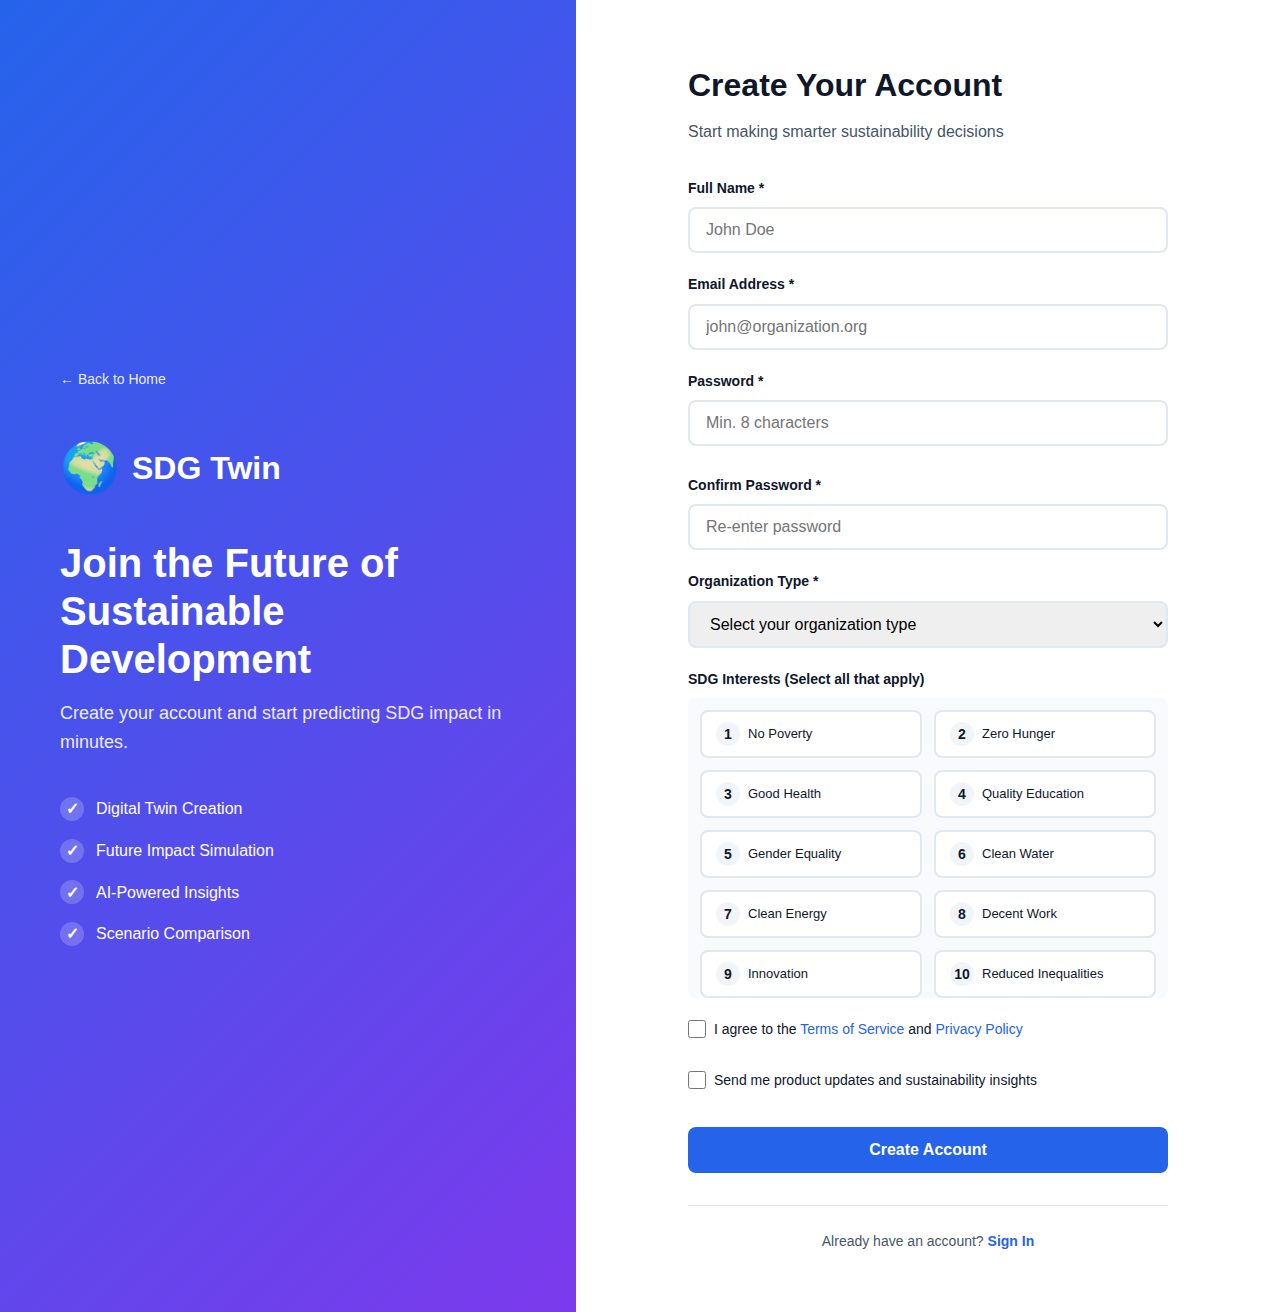
<file: frontend/register.html>
<!DOCTYPE html>
<html lang="en">
<head>
    <meta charset="UTF-8">
    <meta name="viewport" content="width=device-width, initial-scale=1.0">
    <title>Register - SDG Digital Twin Platform</title>
    <link rel="stylesheet" href="auth.css">
</head>
<body>
    <div class="auth-container">
        <!-- Left Side - Branding -->
        <div class="auth-brand">
            <div class="brand-content">
                <a href="landing.html" class="back-link">← Back to Home</a>
                <div class="brand-logo">
                    <span class="logo-icon">🌍</span>
                    <span class="logo-text">SDG Twin</span>
                </div>
                <h1>Join the Future of Sustainable Development</h1>
                <p>Create your account and start predicting SDG impact in minutes.</p>
                
                <div class="auth-features">
                    <div class="auth-feature">
                        <span class="feature-icon">✓</span>
                        <span>Digital Twin Creation</span>
                    </div>
                    <div class="auth-feature">
                        <span class="feature-icon">✓</span>
                        <span>Future Impact Simulation</span>
                    </div>
                    <div class="auth-feature">
                        <span class="feature-icon">✓</span>
                        <span>AI-Powered Insights</span>
                    </div>
                    <div class="auth-feature">
                        <span class="feature-icon">✓</span>
                        <span>Scenario Comparison</span>
                    </div>
                </div>
            </div>
        </div>

        <!-- Right Side - Form -->
        <div class="auth-form-container">
            <div class="auth-form-content">
                <h2>Create Your Account</h2>
                <p class="form-subtitle">Start making smarter sustainability decisions</p>

                <form id="registerForm" class="auth-form">
                    <div class="form-group">
                        <label for="fullName">Full Name *</label>
                        <input type="text" id="fullName" name="fullName" required placeholder="John Doe">
                    </div>

                    <div class="form-group">
                        <label for="email">Email Address *</label>
                        <input type="email" id="email" name="email" required placeholder="john@organization.org">
                    </div>

                    <div class="form-group">
                        <label for="password">Password *</label>
                        <input type="password" id="password" name="password" required placeholder="Min. 8 characters">
                        <div class="password-strength" id="passwordStrength"></div>
                    </div>

                    <div class="form-group">
                        <label for="confirmPassword">Confirm Password *</label>
                        <input type="password" id="confirmPassword" name="confirmPassword" required placeholder="Re-enter password">
                    </div>

                    <div class="form-group">
                        <label for="orgType">Organization Type *</label>
                        <select id="orgType" name="orgType" required>
                            <option value="">Select your organization type</option>
                            <option value="Startup">Startup / Tech Company</option>
                            <option value="NGO">NGO / Non-Profit</option>
                            <option value="Government">Government Agency</option>
                            <option value="Researcher">Researcher / Academic</option>
                            <option value="Private">Private Sector / Corporate</option>
                            <option value="International">International Organization</option>
                        </select>
                    </div>

                    <div class="form-group">
                        <label>SDG Interests (Select all that apply)</label>
                        <div class="sdg-chips" id="sdgChips">
                            <!-- Will be populated by JavaScript -->
                        </div>
                    </div>

                    <div class="form-group checkbox-group">
                        <label class="checkbox-label">
                            <input type="checkbox" id="terms" required>
                            <span>I agree to the <a href="#">Terms of Service</a> and <a href="#">Privacy Policy</a></span>
                        </label>
                    </div>

                    <div class="form-group checkbox-group">
                        <label class="checkbox-label">
                            <input type="checkbox" id="newsletter">
                            <span>Send me product updates and sustainability insights</span>
                        </label>
                    </div>

                    <button type="submit" class="btn-submit" id="submitBtn">
                        <span id="btnText">Create Account</span>
                        <span id="btnLoader" class="loader" style="display: none;"></span>
                    </button>

                    <div id="errorMessage" class="error-message" style="display: none;"></div>
                    <div id="successMessage" class="success-message" style="display: none;"></div>
                </form>

                <div class="auth-footer">
                    <p>Already have an account? <a href="login.html">Sign In</a></p>
                </div>
            </div>
        </div>
    </div>

    <script src="config.js"></script>
    <script src="auth.js"></script>
    <script>
        // Initialize SDG chips
        const sdgNames = {
            1: "No Poverty", 2: "Zero Hunger", 3: "Good Health", 4: "Quality Education",
            5: "Gender Equality", 6: "Clean Water", 7: "Clean Energy", 8: "Decent Work",
            9: "Innovation", 10: "Reduced Inequalities", 11: "Sustainable Cities", 12: "Responsible Consumption",
            13: "Climate Action", 14: "Life Below Water", 15: "Life on Land", 16: "Peace & Justice",
            17: "Partnerships"
        };

        const sdgChipsContainer = document.getElementById('sdgChips');
        for (let i = 1; i <= 17; i++) {
            const chip = document.createElement('div');
            chip.className = 'sdg-chip';
            chip.dataset.sdg = i;
            chip.innerHTML = `<span class="chip-number">${i}</span><span class="chip-name">${sdgNames[i]}</span>`;
            chip.onclick = () => chip.classList.toggle('selected');
            sdgChipsContainer.appendChild(chip);
        }

        // Handle registration
        document.getElementById('registerForm').addEventListener('submit', async (e) => {
            e.preventDefault();
            
            const fullName = document.getElementById('fullName').value;
            const email = document.getElementById('email').value;
            const password = document.getElementById('password').value;
            const confirmPassword = document.getElementById('confirmPassword').value;
            const orgType = document.getElementById('orgType').value;
            
            // Get selected SDGs
            const selectedSDGs = Array.from(document.querySelectorAll('.sdg-chip.selected'))
                .map(chip => parseInt(chip.dataset.sdg));
            
            // Validation
            if (password !== confirmPassword) {
                showError('Passwords do not match');
                return;
            }
            
            if (password.length < 8) {
                showError('Password must be at least 8 characters');
                return;
            }
            
            if (selectedSDGs.length === 0) {
                showError('Please select at least one SDG interest');
                return;
            }
            
            // Show loading
            const submitBtn = document.getElementById('submitBtn');
            const btnText = document.getElementById('btnText');
            const btnLoader = document.getElementById('btnLoader');
            submitBtn.disabled = true;
            btnText.style.display = 'none';
            btnLoader.style.display = 'inline-block';
            
            try {
                const response = await fetch(`${API_BASE}/auth/register`, {
                    method: 'POST',
                    headers: {
                        'Content-Type': 'application/json'
                    },
                    body: JSON.stringify({
                        email: email,
                        password: password,
                        full_name: fullName,
                        organization_type: orgType,
                        sdg_interests: selectedSDGs
                    })
                });
                
                const data = await response.json();
                
                if (response.ok) {
                    showSuccess('Account created successfully! Redirecting to login...');
                    setTimeout(() => {
                        window.location.href = 'login.html';
                    }, 2000);
                } else {
                    showError(data.detail || 'Registration failed. Please try again.');
                    submitBtn.disabled = false;
                    btnText.style.display = 'inline';
                    btnLoader.style.display = 'none';
                }
            } catch (error) {
                showError('Network error. Please check if the backend server is running.');
                submitBtn.disabled = false;
                btnText.style.display = 'inline';
                btnLoader.style.display = 'none';
            }
        });

        function showError(message) {
            const errorDiv = document.getElementById('errorMessage');
            errorDiv.textContent = message;
            errorDiv.style.display = 'block';
            setTimeout(() => errorDiv.style.display = 'none', 5000);
        }

        function showSuccess(message) {
            const successDiv = document.getElementById('successMessage');
            successDiv.textContent = message;
            successDiv.style.display = 'block';
        }

        // Password strength indicator
        document.getElementById('password').addEventListener('input', (e) => {
            const password = e.target.value;
            const strengthDiv = document.getElementById('passwordStrength');
            
            if (password.length === 0) {
                strengthDiv.innerHTML = '';
                return;
            }
            
            let strength = 0;
            if (password.length >= 8) strength++;
            if (password.length >= 12) strength++;
            if (/[a-z]/.test(password) && /[A-Z]/.test(password)) strength++;
            if (/[0-9]/.test(password)) strength++;
            if (/[^A-Za-z0-9]/.test(password)) strength++;
            
            const labels = ['Weak', 'Fair', 'Good', 'Strong', 'Very Strong'];
            const colors = ['#ef4444', '#f59e0b', '#eab308', '#22c55e', '#10b981'];
            
            strengthDiv.innerHTML = `<span style="color: ${colors[strength - 1]}">${labels[strength - 1]}</span>`;
        });
    </script>
</body>
</html>
</file>
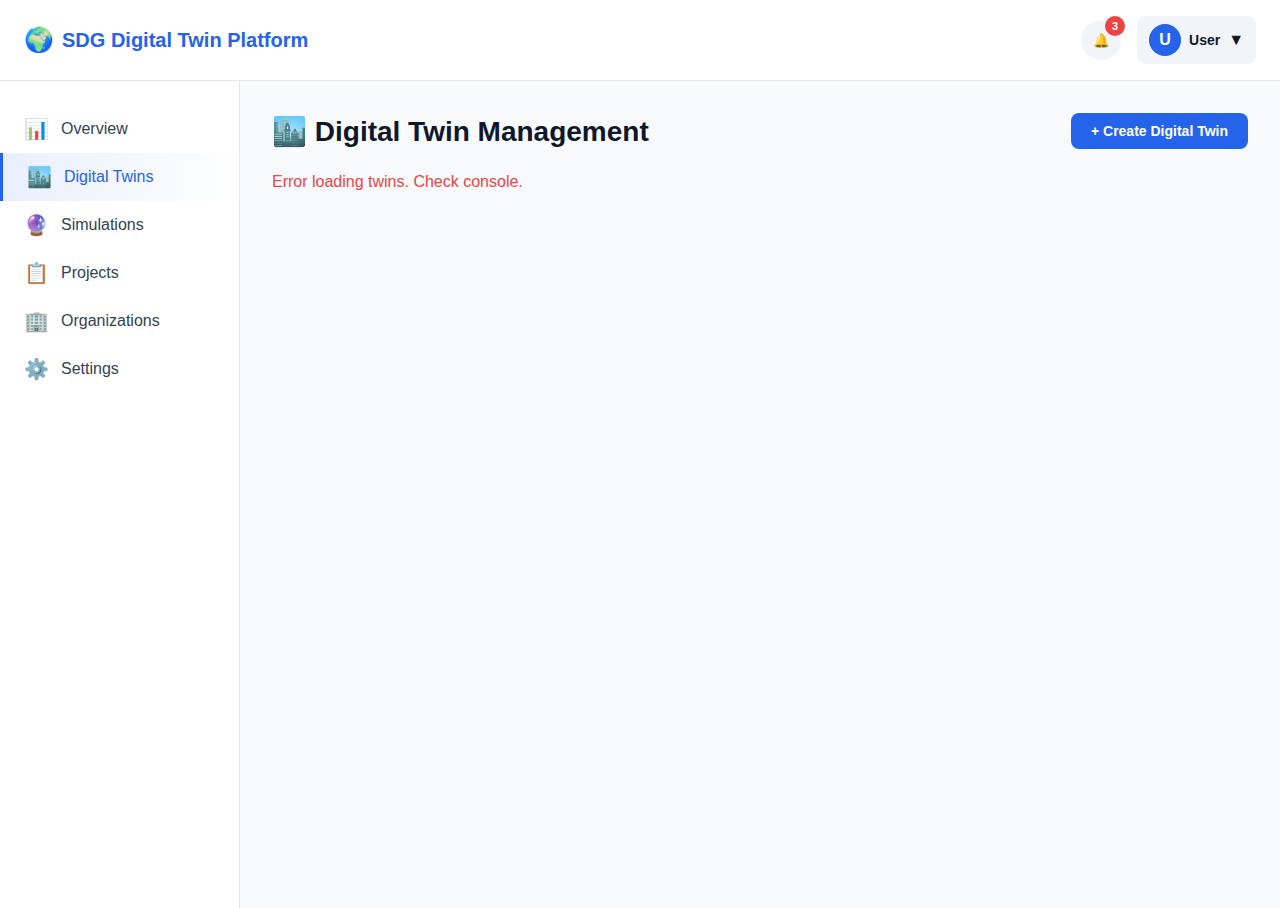
<file: frontend/twins.html>
<!DOCTYPE html>
<html lang="en">
<head>
    <meta charset="UTF-8">
    <meta name="viewport" content="width=device-width, initial-scale=1.0">
    <title>Digital Twins - SDG Digital Twin Platform</title>
    <link rel="stylesheet" href="dashboard.css">
</head>
<body>
    <!-- Top Navigation -->
    <nav class="dashboard-nav">
        <div class="nav-left">
            <div class="nav-brand">
                <span class="brand-icon">🌍</span>
                <span class="brand-text">SDG Digital Twin Platform</span>
            </div>
        </div>
        <div class="nav-right">
            <button class="nav-icon-btn" onclick="showNotifications()">
                <span class="icon">🔔</span>
                <span class="badge">3</span>
            </button>
            <div class="user-menu" onclick="toggleUserMenu()">
                <div class="user-avatar" id="userAvatar">U</div>
                <span class="user-name" id="userName">User</span>
                <span class="icon">▼</span>
                <div class="user-dropdown" id="userDropdown">
                    <a href="profile.html">
                        <span class="icon">👤</span>
                        <span>Profile</span>
                    </a>
                    <a href="#" onclick="event.preventDefault(); logout();">
                        <span class="icon">🚪</span>
                        <span>Logout</span>
                    </a>
                </div>
            </div>
        </div>
    </nav>

    <div class="dashboard-container">
        <!-- Sidebar -->
        <aside class="sidebar">
            <div class="sidebar-menu">
                <a href="dashboard.html" class="menu-item">
                    <span class="menu-icon">📊</span>
                    <span>Overview</span>
                </a>
                <a href="twins.html" class="menu-item active">
                    <span class="menu-icon">🏙️</span>
                    <span>Digital Twins</span>
                </a>
                <a href="simulations.html" class="menu-item">
                    <span class="menu-icon">🔮</span>
                    <span>Simulations</span>
                </a>
                <a href="projects.html" class="menu-item">
                    <span class="menu-icon">📋</span>
                    <span>Projects</span>
                </a>
                <a href="organizations.html" class="menu-item">
                    <span class="menu-icon">🏢</span>
                    <span>Organizations</span>
                </a>
                <a href="profile.html" class="menu-item">
                    <span class="menu-icon">⚙️</span>
                    <span>Settings</span>
                </a>
            </div>
        </aside>

        <!-- Main Content -->
        <main class="main-content">
            <div class="section-header">
                <h2>🏙️ Digital Twin Management</h2>
                <button class="btn btn-primary" onclick="showCreateTwinModal()">+ Create Digital Twin</button>
            </div>
            <div id="twins-grid" class="twins-grid"></div>
        </main>
    </div>

    <!-- Create Digital Twin Modal -->
    <div id="create-twin-modal" class="modal">
        <div class="modal-content">
            <div class="modal-header">
                <h3>Create New Digital Twin</h3>
                <button class="modal-close" onclick="closeModal('create-twin-modal')">&times;</button>
            </div>
            <form id="create-twin-form" onsubmit="createDigitalTwin(event)">
                <div class="form-group">
                    <label>Twin Name *</label>
                    <input type="text" name="name" required placeholder="e.g., Greater Mumbai Digital Twin">
                </div>
                <div class="form-row">
                    <div class="form-group">
                        <label>Region/City *</label>
                        <input type="text" name="region" required placeholder="e.g., Mumbai">
                    </div>
                    <div class="form-group">
                        <label>Country *</label>
                        <input type="text" name="country" required placeholder="e.g., India">
                    </div>
                </div>
                <div class="form-row">
                    <div class="form-group">
                        <label>Population *</label>
                        <input type="number" name="population" required placeholder="e.g., 12500000">
                    </div>
                    <div class="form-group">
                        <label>Area (km²) *</label>
                        <input type="number" step="0.01" name="area_km2" required placeholder="e.g., 603.4">
                    </div>
                </div>
                <div class="form-group">
                    <label>Region Type</label>
                    <select name="region_type">
                        <option value="developing_urban">Developing Urban</option>
                        <option value="developed_urban">Developed Urban</option>
                        <option value="rural">Rural</option>
                    </select>
                </div>
                <div class="form-group">
                    <label>Description</label>
                    <textarea name="description" rows="3" placeholder="Describe this region/community..."></textarea>
                </div>
                <button type="submit" class="btn btn-primary">Create Digital Twin</button>
            </form>
        </div>
    </div>

    <script>
        // Inline auth functions to avoid dependency issues
        function toggleUserMenu() {
            const dropdown = document.getElementById('userDropdown');
            if (dropdown) dropdown.classList.toggle('show');
        }
        
        function showNotifications() {
            alert('Notifications feature coming soon!');
        }
        
        function logout() {
            localStorage.removeItem('token');
            window.location.href = 'login.html';
        }
    </script>
    <script src="config.js"></script>
    <script>
        // Twins Page - Simplified Working Version
        // API_BASE is loaded from config.js
        let digitalTwins = [];
        let allSDGs = { goals: {} };

        // Load Digital Twins
        async function loadDigitalTwins() {
            console.log('Loading digital twins...');
            try {
                const response = await fetch(`${API_BASE}/digital-twins`);
                digitalTwins = await response.json();
                console.log(`✅ Loaded ${digitalTwins.length} digital twins`);
                renderDigitalTwins();
            } catch (error) {
                console.error('Error loading digital twins:', error);
                document.getElementById('twins-grid').innerHTML = '<p style="color: #ef4444;">Error loading twins. Check console.</p>';
            }
        }

        // Render Digital Twins
        function renderDigitalTwins() {
            const grid = document.getElementById('twins-grid');
            
            if (digitalTwins.length === 0) {
                grid.innerHTML = '<p style="color: #64748b; padding: 20px;">No digital twins yet. Create your first one!</p>';
                return;
            }
            
            grid.innerHTML = digitalTwins.map(twin => `
                <div class="twin-card" style="background: white; border: 1px solid #e5e7eb; border-radius: 12px; padding: 20px; transition: all 0.2s; position: relative;">
                    <button onclick="deleteTwin(${twin.id}, '${twin.name.replace(/'/g, "\\'")}')" 
                            style="position: absolute; top: 15px; right: 15px; background: #ef4444; color: white; border: none; border-radius: 6px; padding: 8px 12px; cursor: pointer; font-size: 12px; font-weight: 600; transition: all 0.2s;"
                            onmouseover="this.style.background='#dc2626'" 
                            onmouseout="this.style.background='#ef4444'"
                            title="Delete this digital twin">
                        🗑️ Delete
                    </button>
                    <h3 style="margin: 0 0 10px 0; font-size: 18px; color: #1e293b; padding-right: 90px;">${twin.name}</h3>
                    <p style="color: #64748b; font-size: 14px; margin: 8px 0;">
                        📍 ${twin.region}, ${twin.country}
                    </p>
                    <p style="font-size: 13px; color: #475569; margin: 12px 0;">
                        ${twin.description || 'Digital twin ready for simulation'}
                    </p>
                    <div style="display: flex; gap: 16px; margin-top: 12px; font-size: 13px; color: #64748b; flex-wrap: wrap;">
                        <span>👥 ${twin.population.toLocaleString()}</span>
                        <span>📍 ${twin.area_km2} km²</span>
                        <span>📅 ${twin.baseline_year || 'N/A'}</span>
                        <span style="color: #3b82f6;">ID: ${twin.id}</span>
                    </div>
                </div>
            `).join('');
        }

        // Delete Digital Twin
        async function deleteTwin(twinId, twinName) {
            if (!confirm(`⚠️ Are you sure you want to delete "${twinName}"?\n\nThis will also delete all associated simulations and projects.\nThis action cannot be undone.`)) {
                return;
            }
            
            console.log(`Deleting twin ID: ${twinId}`);
            
            try {
                const response = await fetch(`${API_BASE}/digital-twins/${twinId}`, {
                    method: 'DELETE'
                });
                
                if (!response.ok) {
                    const error = await response.text();
                    throw new Error(`HTTP ${response.status}: ${error}`);
                }
                
                console.log('✅ Twin deleted successfully');
                
                // Reload the list
                await loadDigitalTwins();
                
                alert(`✅ "${twinName}" has been deleted successfully!`);
            } catch (error) {
                console.error('Error deleting twin:', error);
                alert(`❌ Error deleting twin: ${error.message}`);
            }
        }

        // Create Digital Twin
        async function createDigitalTwin(event) {
            event.preventDefault();
            const form = event.target;
            const formData = new FormData(form);
            
            const data = {
                name: formData.get('name'),
                region: formData.get('region'),
                country: formData.get('country'),
                population: parseInt(formData.get('population')),
                area_km2: parseFloat(formData.get('area_km2')),
                description: formData.get('description') || '',
                region_type: formData.get('region_type')
            };
            
            console.log('Creating Digital Twin:', data);
            
            try {
                const response = await fetch(`${API_BASE}/digital-twins`, {
                    method: 'POST',
                    headers: { 'Content-Type': 'application/json' },
                    body: JSON.stringify(data)
                });
                
                if (!response.ok) {
                    const error = await response.text();
                    throw new Error(`HTTP ${response.status}: ${error}`);
                }
                
                const result = await response.json();
                console.log('✅ Created Digital Twin:', result);
                
                // Close modal and reset form
                closeModal('create-twin-modal');
                form.reset();
                
                // Reload twins to show the new one
                await loadDigitalTwins();
                
                alert(`✅ Digital Twin "${result.name}" created successfully!`);
            } catch (error) {
                console.error('Error creating digital twin:', error);
                alert(`❌ Error creating digital twin: ${error.message}`);
            }
        }

        // Show modal
        function showCreateTwinModal() {
            document.getElementById('create-twin-modal').classList.add('show');
        }

        // Close modal
        function closeModal(modalId) {
            document.getElementById(modalId).classList.remove('show');
        }

        // Initialize page
        document.addEventListener('DOMContentLoaded', async () => {
            console.log('🏙️ Digital Twins Page Loaded');
            console.log('API_BASE:', API_BASE);
            
            // Update user info if logged in
            const token = localStorage.getItem('token');
            if (token) {
                console.log('User is logged in');
            } else {
                console.log('No auth token - allowing access anyway for testing');
            }
            
            // Load twins
            console.log('Starting to load twins...');
            await loadDigitalTwins();
            console.log('Twins loaded successfully');
            
            // Setup modal close on background click
            const modal = document.getElementById('create-twin-modal');
            if (modal) {
                modal.addEventListener('click', (e) => {
                    if (e.target === modal) {
                        closeModal('create-twin-modal');
                    }
                });
                console.log('Modal event listener attached');
            } else {
                console.error('Modal not found!');
            }
            
            console.log('✅ Page initialization complete');
        });
    </script>
</body>
</html>
</file>
<file: frontend/landing.css>
/* SDG Digital Twin Platform - Landing Page Styles */

:root {
    --primary: #2563eb;
    --primary-dark: #1e40af;
    --secondary: #10b981;
    --accent: #f59e0b;
    --dark: #0f172a;
    --gray-50: #f8fafc;
    --gray-100: #f1f5f9;
    --gray-200: #e2e8f0;
    --gray-300: #cbd5e1;
    --gray-600: #475569;
    --gray-700: #334155;
    --gray-900: #0f172a;
    --white: #ffffff;
}

* {
    margin: 0;
    padding: 0;
    box-sizing: border-box;
}

body {
    font-family: -apple-system, BlinkMacSystemFont, 'Segoe UI', Roboto, 'Helvetica Neue', Arial, sans-serif;
    line-height: 1.6;
    color: var(--gray-900);
    overflow-x: hidden;
}

.container {
    max-width: 1200px;
    margin: 0 auto;
    padding: 0 24px;
}

/* Navigation */
.navbar {
    position: fixed;
    top: 0;
    left: 0;
    right: 0;
    background: rgba(255, 255, 255, 0.95);
    backdrop-filter: blur(10px);
    border-bottom: 1px solid var(--gray-200);
    z-index: 1000;
    padding: 16px 0;
}

.nav-container {
    max-width: 1200px;
    margin: 0 auto;
    padding: 0 24px;
    display: flex;
    justify-content: space-between;
    align-items: center;
}

.nav-brand {
    display: flex;
    align-items: center;
    gap: 8px;
    font-size: 20px;
    font-weight: 700;
    color: var(--primary);
}

.brand-icon {
    font-size: 24px;
}

.nav-links {
    display: flex;
    align-items: center;
    gap: 32px;
}

.nav-links a {
    text-decoration: none;
    color: var(--gray-700);
    font-weight: 500;
    transition: color 0.3s;
}

.nav-links a:hover {
    color: var(--primary);
}

.nav-btn-outline {
    padding: 8px 20px !important;
    border: 2px solid var(--gray-300) !important;
    border-radius: 8px !important;
    color: var(--gray-700) !important;
}

.nav-btn-outline:hover {
    border-color: var(--primary) !important;
    color: var(--primary) !important;
}

.nav-btn-primary {
    padding: 8px 20px !important;
    background: var(--primary) !important;
    color: white !important;
    border-radius: 8px !important;
}

.nav-btn-primary:hover {
    background: var(--primary-dark) !important;
    transform: translateY(-2px);
}

/* Hero Section */
.hero {
    min-height: 100vh;
    display: grid;
    grid-template-columns: 1fr 1fr;
    align-items: center;
    gap: 60px;
    padding: 120px 24px 80px;
    max-width: 1200px;
    margin: 0 auto;
    background: linear-gradient(135deg, #667eea11 0%, #764ba222 100%);
}

.hero-badge {
    display: inline-flex;
    align-items: center;
    gap: 8px;
    padding: 8px 16px;
    background: var(--gray-100);
    border-radius: 20px;
    font-size: 14px;
    font-weight: 600;
    color: var(--gray-700);
    margin-bottom: 24px;
}

.badge-icon {
    font-size: 16px;
}

.hero-title {
    font-size: 56px;
    font-weight: 800;
    line-height: 1.1;
    margin-bottom: 24px;
    color: var(--gray-900);
}

.gradient-text {
    background: linear-gradient(135deg, var(--primary) 0%, #7c3aed 100%);
    -webkit-background-clip: text;
    -webkit-text-fill-color: transparent;
    background-clip: text;
}

.hero-subtitle {
    font-size: 20px;
    line-height: 1.7;
    color: var(--gray-600);
    margin-bottom: 40px;
    max-width: 600px;
}

.hero-cta {
    display: flex;
    gap: 16px;
    margin-bottom: 48px;
}

.btn-large {
    padding: 16px 32px;
    font-size: 16px;
    font-weight: 600;
    border-radius: 12px;
    text-decoration: none;
    display: inline-flex;
    align-items: center;
    gap: 8px;
    transition: all 0.3s;
    cursor: pointer;
}

.btn-primary {
    background: var(--primary);
    color: white;
}

.btn-primary:hover {
    background: var(--primary-dark);
    transform: translateY(-2px);
    box-shadow: 0 10px 20px rgba(37, 99, 235, 0.2);
}

.btn-secondary {
    background: var(--gray-100);
    color: var(--gray-900);
}

.btn-secondary:hover {
    background: var(--gray-200);
}

.btn-icon {
    font-size: 18px;
}

.hero-stats {
    display: grid;
    grid-template-columns: repeat(4, 1fr);
    gap: 24px;
}

.stat-item {
    text-align: center;
}

.stat-number {
    font-size: 32px;
    font-weight: 800;
    color: var(--primary);
}

.stat-label {
    font-size: 14px;
    color: var(--gray-600);
    margin-top: 4px;
}

/* Hero Visual */
.hero-visual {
    position: relative;
    display: flex;
    align-items: center;
    justify-content: center;
}

.hero-card {
    background: white;
    border-radius: 20px;
    padding: 24px;
    box-shadow: 0 20px 60px rgba(0, 0, 0, 0.1);
    width: 100%;
    max-width: 400px;
}

.floating {
    animation: float 6s ease-in-out infinite;
}

@keyframes float {
    0%, 100% { transform: translateY(0px); }
    50% { transform: translateY(-20px); }
}

.card-header {
    display: flex;
    align-items: center;
    gap: 12px;
    margin-bottom: 20px;
    font-weight: 600;
    color: var(--gray-900);
}

.card-icon {
    font-size: 24px;
}

.progress-bar {
    height: 8px;
    background: var(--gray-200);
    border-radius: 4px;
    overflow: hidden;
    margin-bottom: 16px;
}

.progress-fill {
    height: 100%;
    background: linear-gradient(90deg, var(--primary), var(--secondary));
    animation: progress 2s ease-in-out;
}

@keyframes progress {
    from { width: 0; }
}

.card-stats {
    display: grid;
    grid-template-columns: 1fr 1fr;
    gap: 16px;
}

.card-stat {
    display: flex;
    flex-direction: column;
}

.stat-value {
    font-size: 24px;
    font-weight: 700;
    color: var(--secondary);
}

.stat-name {
    font-size: 12px;
    color: var(--gray-600);
}

/* SDG Strip */
.sdg-strip {
    background: var(--gray-50);
    padding: 40px 0;
    border-top: 1px solid var(--gray-200);
    border-bottom: 1px solid var(--gray-200);
}

.strip-label {
    text-align: center;
    color: var(--gray-600);
    margin-bottom: 24px;
    font-size: 14px;
}

.sdg-icons-scroll {
    display: flex;
    gap: 16px;
    justify-content: center;
    flex-wrap: wrap;
}

.sdg-icon {
    width: 50px;
    height: 50px;
    background: var(--color);
    color: white;
    border-radius: 8px;
    display: flex;
    align-items: center;
    justify-content: center;
    font-weight: 700;
    font-size: 18px;
    transition: transform 0.3s;
}

.sdg-icon:hover {
    transform: scale(1.1);
}

/* Section Styles */
section {
    padding: 100px 24px;
}

.section-header {
    margin-bottom: 60px;
}

.section-header.centered {
    text-align: center;
}

.section-badge {
    display: inline-block;
    padding: 6px 12px;
    background: linear-gradient(135deg, #667eea 0%, #764ba2 100%);
    color: white;
    border-radius: 20px;
    font-size: 12px;
    font-weight: 700;
    text-transform: uppercase;
    letter-spacing: 1px;
    margin-bottom: 16px;
}

.section-header h2 {
    font-size: 48px;
    font-weight: 800;
    line-height: 1.2;
    margin-bottom: 16px;
    color: var(--gray-900);
}

.section-subtitle {
    font-size: 20px;
    color: var(--gray-600);
    max-width: 700px;
    margin: 0 auto;
}

/* Problem Section */
.problem-section {
    background: var(--dark);
    color: white;
}

.problem-section .section-header h2,
.problem-section .section-subtitle {
    color: white;
}

.problem-grid {
    display: grid;
    grid-template-columns: repeat(3, 1fr);
    gap: 32px;
}

.problem-card {
    background: rgba(255, 255, 255, 0.05);
    border: 1px solid rgba(255, 255, 255, 0.1);
    padding: 32px;
    border-radius: 16px;
    text-align: center;
}

.problem-icon {
    font-size: 48px;
    margin-bottom: 16px;
}

.problem-card h3 {
    font-size: 20px;
    margin-bottom: 12px;
}

.problem-card p {
    color: rgba(255, 255, 255, 0.7);
}

/* Features Grid */
.features-grid {
    display: grid;
    grid-template-columns: repeat(3, 1fr);
    gap: 32px;
}

.feature-card {
    background: white;
    border: 2px solid var(--gray-200);
    padding: 32px;
    border-radius: 16px;
    transition: all 0.3s;
}

.feature-card:hover {
    border-color: var(--primary);
    transform: translateY(-4px);
    box-shadow: 0 10px 30px rgba(0, 0, 0, 0.1);
}

.feature-card.featured {
    border-color: var(--primary);
    background: linear-gradient(135deg, #667eea11 0%, #764ba222 100%);
    position: relative;
}

.feature-badge {
    position: absolute;
    top: -12px;
    right: 20px;
    background: var(--primary);
    color: white;
    padding: 4px 12px;
    border-radius: 12px;
    font-size: 12px;
    font-weight: 700;
}

.feature-icon {
    font-size: 48px;
    margin-bottom: 16px;
}

.feature-card h3 {
    font-size: 24px;
    margin-bottom: 12px;
}

.feature-card p {
    color: var(--gray-600);
    margin-bottom: 16px;
}

.feature-list {
    list-style: none;
    padding-left: 0;
}

.feature-list li {
    padding: 8px 0;
    padding-left: 24px;
    position: relative;
    color: var(--gray-700);
}

.feature-list li::before {
    content: "✓";
    position: absolute;
    left: 0;
    color: var(--secondary);
    font-weight: 700;
}

/* Steps Container */
.steps-container {
    display: grid;
    grid-template-columns: 1fr auto 1fr auto 1fr;
    gap: 24px;
    align-items: center;
}

.step-card {
    background: white;
    border: 2px solid var(--gray-200);
    padding: 32px;
    border-radius: 16px;
    position: relative;
}

.step-number {
    position: absolute;
    top: -16px;
    left: 20px;
    background: var(--primary);
    color: white;
    width: 32px;
    height: 32px;
    border-radius: 50%;
    display: flex;
    align-items: center;
    justify-content: center;
    font-weight: 700;
}

.step-icon {
    font-size: 40px;
    margin-bottom: 16px;
}

.step-card h3 {
    font-size: 20px;
    margin-bottom: 8px;
}

.step-card p {
    color: var(--gray-600);
    font-size: 14px;
}

.step-arrow {
    font-size: 32px;
    color: var(--gray-300);
    font-weight: 700;
}

/* Use Cases Grid */
.use-cases-grid {
    display: grid;
    grid-template-columns: repeat(2, 1fr);
    gap: 32px;
}

.use-case-card {
    background: var(--gray-50);
    padding: 32px;
    border-radius: 16px;
    border: 2px solid transparent;
    transition: all 0.3s;
}

.use-case-card:hover {
    border-color: var(--primary);
    background: white;
}

.use-case-icon {
    font-size: 48px;
    margin-bottom: 16px;
}

.use-case-card h3 {
    font-size: 22px;
    margin-bottom: 12px;
}

.use-case-card p {
    color: var(--gray-600);
}

/* CTA Section */
.cta-section {
    background: linear-gradient(135deg, var(--primary) 0%, #7c3aed 100%);
    color: white;
    text-align: center;
}

.cta-content h2 {
    font-size: 48px;
    margin-bottom: 16px;
}

.cta-content p {
    font-size: 20px;
    margin-bottom: 32px;
    opacity: 0.9;
}

.cta-buttons {
    display: flex;
    gap: 16px;
    justify-content: center;
}

.btn-white {
    background: white;
    color: var(--primary);
}

.btn-white:hover {
    background: var(--gray-100);
}

.btn-outline-white {
    background: transparent;
    color: white;
    border: 2px solid white;
}

.btn-outline-white:hover {
    background: rgba(255, 255, 255, 0.1);
}

/* Footer */
.footer {
    background: var(--gray-900);
    color: white;
    padding: 60px 24px 32px;
}

.footer-grid {
    display: grid;
    grid-template-columns: 2fr 1fr 1fr 1fr;
    gap: 48px;
    margin-bottom: 48px;
}

.footer-brand {
    display: flex;
    align-items: center;
    gap: 8px;
    font-size: 20px;
    font-weight: 700;
    margin-bottom: 12px;
}

.footer-tagline {
    color: rgba(255, 255, 255, 0.7);
    margin-bottom: 16px;
}

.footer-badges {
    display: flex;
    gap: 8px;
    flex-wrap: wrap;
}

.badge {
    padding: 4px 12px;
    background: rgba(255, 255, 255, 0.1);
    border-radius: 12px;
    font-size: 12px;
}

.footer-col h4 {
    margin-bottom: 16px;
    font-size: 16px;
}

.footer-col a {
    display: block;
    color: rgba(255, 255, 255, 0.7);
    text-decoration: none;
    padding: 8px 0;
    transition: color 0.3s;
}

.footer-col a:hover {
    color: white;
}

.footer-bottom {
    border-top: 1px solid rgba(255, 255, 255, 0.1);
    padding-top: 24px;
    display: flex;
    justify-content: space-between;
    align-items: center;
    color: rgba(255, 255, 255, 0.6);
}

.footer-links {
    display: flex;
    gap: 24px;
}

.footer-links a {
    color: rgba(255, 255, 255, 0.6);
    text-decoration: none;
}

.footer-links a:hover {
    color: white;
}

/* Responsive */
@media (max-width: 968px) {
    .hero {
        grid-template-columns: 1fr;
        text-align: center;
    }
    
    .hero-title {
        font-size: 42px;
    }
    
    .hero-cta {
        justify-content: center;
    }
    
    .features-grid,
    .problem-grid {
        grid-template-columns: 1fr;
    }
    
    .steps-container {
        grid-template-columns: 1fr;
    }
    
    .step-arrow {
        display: none;
    }
    
    .use-cases-grid {
        grid-template-columns: 1fr;
    }
    
    .footer-grid {
        grid-template-columns: 1fr;
    }
}
</file>
<file: frontend/auth.css>
/* Authentication Pages Styling */

:root {
    --primary: #2563eb;
    --primary-dark: #1e40af;
    --secondary: #10b981;
    --danger: #ef4444;
    --gray-50: #f8fafc;
    --gray-100: #f1f5f9;
    --gray-200: #e2e8f0;
    --gray-600: #475569;
    --gray-700: #334155;
    --gray-900: #0f172a;
}

* {
    margin: 0;
    padding: 0;
    box-sizing: border-box;
}

body {
    font-family: -apple-system, BlinkMacSystemFont, 'Segoe UI', Roboto, sans-serif;
    line-height: 1.6;
    color: var(--gray-900);
}

.auth-container {
    display: grid;
    grid-template-columns: 45% 55%;
    min-height: 100vh;
}

/* Left Side - Branding */
.auth-brand {
    background: linear-gradient(135deg, var(--primary) 0%, #7c3aed 100%);
    color: white;
    padding: 60px;
    display: flex;
    align-items: center;
    justify-content: center;
    position: relative;
}

.brand-content {
    max-width: 500px;
}

.back-link {
    color: rgba(255, 255, 255, 0.9);
    text-decoration: none;
    font-size: 14px;
    margin-bottom: 40px;
    display: inline-block;
    transition: opacity 0.3s;
}

.back-link:hover {
    opacity: 0.8;
}

.brand-logo {
    display: flex;
    align-items: center;
    gap: 12px;
    margin-bottom: 32px;
}

.logo-icon {
    font-size: 48px;
}

.logo-text {
    font-size: 32px;
    font-weight: 700;
}

.brand-content h1 {
    font-size: 40px;
    font-weight: 800;
    margin-bottom: 16px;
    line-height: 1.2;
}

.brand-content > p {
    font-size: 18px;
    opacity: 0.9;
    margin-bottom: 40px;
}

.auth-features {
    display: flex;
    flex-direction: column;
    gap: 16px;
}

.auth-feature {
    display: flex;
    align-items: center;
    gap: 12px;
    font-size: 16px;
}

.feature-icon {
    width: 24px;
    height: 24px;
    background: rgba(255, 255, 255, 0.2);
    border-radius: 50%;
    display: flex;
    align-items: center;
    justify-content: center;
    font-weight: 700;
}

.stats-showcase {
    display: flex;
    flex-direction: column;
    gap: 20px;
    margin-top: 40px;
}

.stat-box {
    display: flex;
    align-items: center;
    gap: 16px;
    background: rgba(255, 255, 255, 0.1);
    padding: 16px;
    border-radius: 12px;
    backdrop-filter: blur(10px);
}

.stat-icon {
    font-size: 32px;
}

.stat-text {
    display: flex;
    flex-direction: column;
}

.stat-number {
    font-size: 24px;
    font-weight: 700;
}

.stat-label {
    font-size: 14px;
    opacity: 0.8;
}

/* Right Side - Form */
.auth-form-container {
    background: white;
    padding: 60px;
    display: flex;
    align-items: center;
    justify-content: center;
    overflow-y: auto;
}

.auth-form-content {
    width: 100%;
    max-width: 480px;
}

.auth-form-content h2 {
    font-size: 32px;
    font-weight: 800;
    margin-bottom: 8px;
    color: var(--gray-900);
}

.form-subtitle {
    color: var(--gray-600);
    margin-bottom: 32px;
}

.auth-form {
    display: flex;
    flex-direction: column;
    gap: 20px;
}

.form-group {
    display: flex;
    flex-direction: column;
    position: relative;
}

.form-group label {
    font-weight: 600;
    margin-bottom: 8px;
    color: var(--gray-900);
    font-size: 14px;
}

.form-group input,
.form-group select {
    padding: 12px 16px;
    border: 2px solid var(--gray-200);
    border-radius: 8px;
    font-size: 16px;
    transition: border-color 0.3s;
}

.form-group input:focus,
.form-group select:focus {
    outline: none;
    border-color: var(--primary);
}

.forgot-link {
    position: absolute;
    right: 0;
    top: 0;
    font-size: 14px;
    color: var(--primary);
    text-decoration: none;
}

.forgot-link:hover {
    text-decoration: underline;
}

.password-strength {
    margin-top: 8px;
    font-size: 14px;
    font-weight: 600;
}

.checkbox-group {
    flex-direction: row !important;
}

.checkbox-label {
    display: flex;
    align-items: center;
    gap: 8px;
    cursor: pointer;
    font-weight: 400 !important;
    font-size: 14px !important;
}

.checkbox-label input[type="checkbox"] {
    width: 18px;
    height: 18px;
    cursor: pointer;
}

.checkbox-label a {
    color: var(--primary);
    text-decoration: none;
}

.checkbox-label a:hover {
    text-decoration: underline;
}

/* SDG Chips */
.sdg-chips {
    display: grid;
    grid-template-columns: repeat(2, 1fr);
    gap: 12px;
    max-height: 300px;
    overflow-y: auto;
    padding: 12px;
    background: var(--gray-50);
    border-radius: 8px;
}

.sdg-chip {
    display: flex;
    align-items: center;
    gap: 8px;
    padding: 10px 14px;
    background: white;
    border: 2px solid var(--gray-200);
    border-radius: 8px;
    cursor: pointer;
    transition: all 0.3s;
}

.sdg-chip:hover {
    border-color: var(--primary);
    background: var(--gray-50);
}

.sdg-chip.selected {
    border-color: var(--primary);
    background: var(--primary);
    color: white;
}

.chip-number {
    font-weight: 700;
    font-size: 14px;
    width: 24px;
    height: 24px;
    background: var(--gray-100);
    border-radius: 50%;
    display: flex;
    align-items: center;
    justify-content: center;
}

.sdg-chip.selected .chip-number {
    background: rgba(255, 255, 255, 0.2);
    color: white;
}

.chip-name {
    font-size: 13px;
    font-weight: 500;
}

/* Submit Button */
.btn-submit {
    padding: 14px;
    background: var(--primary);
    color: white;
    border: none;
    border-radius: 8px;
    font-size: 16px;
    font-weight: 600;
    cursor: pointer;
    transition: all 0.3s;
    margin-top: 8px;
}

.btn-submit:hover:not(:disabled) {
    background: var(--primary-dark);
    transform: translateY(-2px);
}

.btn-submit:disabled {
    opacity: 0.6;
    cursor: not-allowed;
}

.loader {
    width: 20px;
    height: 20px;
    border: 3px solid rgba(255, 255, 255, 0.3);
    border-radius: 50%;
    border-top-color: white;
    animation: spin 1s linear infinite;
}

@keyframes spin {
    to { transform: rotate(360deg); }
}

/* Messages */
.error-message {
    padding: 12px 16px;
    background: #fee2e2;
    border: 1px solid #fecaca;
    border-radius: 8px;
    color: #991b1b;
    font-size: 14px;
}

.success-message {
    padding: 12px 16px;
    background: #d1fae5;
    border: 1px solid #a7f3d0;
    border-radius: 8px;
    color: #065f46;
    font-size: 14px;
}

/* Divider */
.divider {
    position: relative;
    text-align: center;
    margin: 24px 0;
}

.divider::before {
    content: '';
    position: absolute;
    top: 50%;
    left: 0;
    right: 0;
    height: 1px;
    background: var(--gray-200);
}

.divider span {
    background: white;
    padding: 0 12px;
    position: relative;
    color: var(--gray-600);
    font-size: 14px;
}

/* Social Login */
.social-login {
    display: flex;
    flex-direction: column;
    gap: 12px;
}

.social-btn {
    display: flex;
    align-items: center;
    justify-content: center;
    gap: 12px;
    padding: 12px;
    border: 2px solid var(--gray-200);
    border-radius: 8px;
    background: white;
    cursor: pointer;
    font-size: 14px;
    font-weight: 600;
    transition: all 0.3s;
}

.social-btn:hover {
    border-color: var(--gray-300);
    background: var(--gray-50);
}

.social-icon {
    width: 24px;
    height: 24px;
    display: flex;
    align-items: center;
    justify-content: center;
    font-weight: 700;
}

.google-btn .social-icon {
    color: #4285f4;
}

.microsoft-btn .social-icon {
    color: #00a4ef;
}

/* Footer */
.auth-footer {
    text-align: center;
    margin-top: 32px;
    padding-top: 24px;
    border-top: 1px solid var(--gray-200);
}

.auth-footer p {
    color: var(--gray-600);
    font-size: 14px;
}

.auth-footer a {
    color: var(--primary);
    text-decoration: none;
    font-weight: 600;
}

.auth-footer a:hover {
    text-decoration: underline;
}

/* Responsive */
@media (max-width: 968px) {
    .auth-container {
        grid-template-columns: 1fr;
    }
    
    .auth-brand {
        display: none;
    }
    
    .auth-form-container {
        padding: 32px 24px;
    }
}
</file>
<file: frontend/dashboard.css>
/* Dashboard Styling */

:root {
    --primary: #2563eb;
    --primary-dark: #1e40af;
    --secondary: #10b981;
    --gray-50: #f8fafc;
    --gray-100: #f1f5f9;
    --gray-200: #e2e8f0;
    --gray-600: #475569;
    --gray-700: #334155;
    --gray-900: #0f172a;
}

* {
    margin: 0;
    padding: 0;
    box-sizing: border-box;
}

body {
    font-family: -apple-system, BlinkMacSystemFont, 'Segoe UI', Roboto, sans-serif;
    background: var(--gray-50);
    color: var(--gray-900);
}

/* Top Navigation */
.dashboard-nav {
    background: white;
    border-bottom: 1px solid var(--gray-200);
    padding: 16px 24px;
    display: flex;
    justify-content: space-between;
    align-items: center;
    position: sticky;
    top: 0;
    z-index: 100;
}

.nav-left, .nav-right {
    display: flex;
    align-items: center;
    gap: 16px;
}

.nav-brand {
    display: flex;
    align-items: center;
    gap: 8px;
    font-size: 20px;
    font-weight: 700;
    color: var(--primary);
}

.brand-icon {
    font-size: 24px;
}

.nav-icon-btn {
    position: relative;
    background: var(--gray-100);
    border: none;
    width: 40px;
    height: 40px;
    border-radius: 50%;
    cursor: pointer;
    display: flex;
    align-items: center;
    justify-content: center;
    transition: background 0.3s;
}

.nav-icon-btn:hover {
    background: var(--gray-200);
}

.nav-icon-btn .badge {
    position: absolute;
    top: -4px;
    right: -4px;
    background: #ef4444;
    color: white;
    width: 20px;
    height: 20px;
    border-radius: 50%;
    font-size: 11px;
    font-weight: 700;
    display: flex;
    align-items: center;
    justify-content: center;
}

.user-menu {
    display: flex;
    align-items: center;
    gap: 8px;
    padding: 8px 12px;
    background: var(--gray-100);
    border-radius: 8px;
    cursor: pointer;
    position: relative;
}

.user-avatar {
    width: 32px;
    height: 32px;
    border-radius: 50%;
    background: var(--primary);
    color: white;
    display: flex;
    align-items: center;
    justify-content: center;
    font-weight: 700;
}

.user-name {
    font-weight: 600;
    font-size: 14px;
}

.user-dropdown {
    display: none;
    position: absolute;
    top: 100%;
    right: 0;
    margin-top: 8px;
    background: white;
    border: 1px solid var(--gray-200);
    border-radius: 8px;
    box-shadow: 0 4px 12px rgba(0, 0, 0, 0.1);
    min-width: 200px;
}

.user-dropdown.show {
    display: block;
}

.user-dropdown a {
    display: flex;
    align-items: center;
    gap: 12px;
    padding: 12px 16px;
    color: var(--gray-900);
    text-decoration: none;
    transition: background 0.3s;
}

.user-dropdown a:hover {
    background: var(--gray-50);
}

/* Dashboard Container */
.dashboard-container {
    display: grid;
    grid-template-columns: 240px 1fr;
    min-height: calc(100vh - 73px);
}

/* Sidebar */
.sidebar {
    background: white;
    border-right: 1px solid var(--gray-200);
    padding: 24px 0;
}

.sidebar-menu {
    display: flex;
    flex-direction: column;
}

.menu-item {
    display: flex;
    align-items: center;
    gap: 12px;
    padding: 12px 24px;
    color: var(--gray-700);
    text-decoration: none;
    transition: all 0.3s;
    font-weight: 500;
}

.menu-item:hover {
    background: var(--gray-50);
    color: var(--primary);
}

.menu-item.active {
    background: linear-gradient(90deg, rgba(37, 99, 235, 0.1) 0%, transparent 100%);
    color: var(--primary);
    border-left: 3px solid var(--primary);
}

.menu-icon {
    font-size: 20px;
}

/* Main Content */
.main-content {
    padding: 32px;
    max-width: 1200px;
}

/* Welcome Section */
.welcome-section {
    background: linear-gradient(135deg, var(--primary) 0%, #7c3aed 100%);
    color: white;
    padding: 32px;
    border-radius: 16px;
    margin-bottom: 32px;
    display: flex;
    justify-content: space-between;
    align-items: center;
}

.welcome-content h1 {
    font-size: 32px;
    margin-bottom: 8px;
}

.welcome-content p {
    opacity: 0.9;
    font-size: 16px;
}

.quick-actions {
    display: flex;
    gap: 12px;
}

.action-btn {
    display: flex;
    align-items: center;
    gap: 8px;
    padding: 12px 20px;
    border: none;
    border-radius: 8px;
    font-weight: 600;
    cursor: pointer;
    transition: all 0.3s;
}

.action-btn.primary {
    background: white;
    color: var(--primary);
}

.action-btn.primary:hover {
    transform: translateY(-2px);
    box-shadow: 0 4px 12px rgba(0, 0, 0, 0.2);
}

.action-btn.secondary {
    background: rgba(255, 255, 255, 0.2);
    color: white;
    border: 1px solid rgba(255, 255, 255, 0.3);
}

.action-btn.secondary:hover {
    background: rgba(255, 255, 255, 0.3);
}

/* Profile Card */
.profile-card {
    background: white;
    border-radius: 16px;
    padding: 24px;
    margin-bottom: 32px;
    border: 1px solid var(--gray-200);
}

.card-header {
    display: flex;
    justify-content: space-between;
    align-items: center;
    margin-bottom: 20px;
    padding-bottom: 16px;
    border-bottom: 1px solid var(--gray-200);
}

.card-header h3 {
    font-size: 20px;
}

.edit-link {
    color: var(--primary);
    text-decoration: none;
    font-weight: 600;
    font-size: 14px;
}

.edit-link:hover {
    text-decoration: underline;
}

.profile-info {
    display: grid;
    grid-template-columns: 1fr 1fr;
    gap: 20px;
}

.info-item {
    display: flex;
    flex-direction: column;
    gap: 4px;
}

.info-item.full-width {
    grid-column: 1 / -1;
}

.info-label {
    font-size: 14px;
    color: var(--gray-600);
    font-weight: 500;
}

.info-value {
    font-size: 16px;
    color: var(--gray-900);
    font-weight: 600;
}

.sdg-badges {
    display: flex;
    flex-wrap: wrap;
    gap: 8px;
    margin-top: 8px;
}

.sdg-badge {
    padding: 4px 12px;
    background: var(--primary);
    color: white;
    border-radius: 12px;
    font-size: 12px;
    font-weight: 700;
}

/* Stats Grid */
.stats-grid {
    display: grid;
    grid-template-columns: repeat(4, 1fr);
    gap: 20px;
    margin-bottom: 32px;
}

.stat-card {
    background: white;
    border: 1px solid var(--gray-200);
    border-radius: 12px;
    padding: 20px;
    display: flex;
    align-items: center;
    gap: 16px;
}

.stat-icon {
    width: 48px;
    height: 48px;
    border-radius: 12px;
    display: flex;
    align-items: center;
    justify-content: center;
    font-size: 24px;
}

.stat-icon.blue {
    background: #dbeafe;
}

.stat-icon.green {
    background: #d1fae5;
}

.stat-icon.purple {
    background: #e9d5ff;
}

.stat-icon.orange {
    background: #fed7aa;
}

.stat-value {
    font-size: 28px;
    font-weight: 800;
    color: var(--gray-900);
}

.stat-label {
    font-size: 14px;
    color: var(--gray-600);
}

/* Quick Links Section */
.quick-links-section {
    margin-bottom: 32px;
}

.quick-links-section h2 {
    font-size: 24px;
    margin-bottom: 20px;
}

.quick-links-grid {
    display: grid;
    grid-template-columns: repeat(2, 1fr);
    gap: 16px;
}

.link-card {
    display: flex;
    align-items: center;
    gap: 16px;
    padding: 20px;
    background: white;
    border: 2px solid var(--gray-200);
    border-radius: 12px;
    text-decoration: none;
    color: var(--gray-900);
    transition: all 0.3s;
}

.link-card:hover {
    border-color: var(--primary);
    transform: translateY(-2px);
    box-shadow: 0 4px 12px rgba(0, 0, 0, 0.1);
}

.link-icon {
    width: 48px;
    height: 48px;
    background: var(--gray-100);
    border-radius: 12px;
    display: flex;
    align-items: center;
    justify-content: center;
    font-size: 24px;
}

.link-content {
    flex: 1;
}

.link-content h3 {
    font-size: 16px;
    margin-bottom: 4px;
}

.link-content p {
    font-size: 14px;
    color: var(--gray-600);
}

.link-arrow {
    font-size: 20px;
    color: var(--gray-400);
}

/* Activity Section */
.activity-section h2 {
    font-size: 24px;
    margin-bottom: 20px;
}

.activity-list {
    background: white;
    border: 1px solid var(--gray-200);
    border-radius: 12px;
}

.activity-item {
    display: flex;
    gap: 16px;
    padding: 20px;
    border-bottom: 1px solid var(--gray-200);
}

.activity-item:last-child {
    border-bottom: none;
}

.activity-icon {
    width: 40px;
    height: 40px;
    background: var(--gray-100);
    border-radius: 50%;
    display: flex;
    align-items: center;
    justify-content: center;
    font-size: 20px;
}

.activity-content {
    flex: 1;
}

.activity-content p {
    font-size: 14px;
    line-height: 1.6;
}

.activity-time {
    color: var(--gray-600);
    margin-top: 4px;
}

/* Content Section Management */
.content-section {
    display: none;
    animation: fadeIn 0.3s ease-in;
}

.content-section.active {
    display: block;
}

@keyframes fadeIn {
    from {
        opacity: 0;
        transform: translateY(10px);
    }
    to {
        opacity: 1;
        transform: translateY(0);
    }
}

/* Section Headers */
.section-header {
    display: flex;
    justify-content: space-between;
    align-items: center;
    margin-bottom: 24px;
    flex-wrap: wrap;
    gap: 16px;
}

.section-header h2 {
    font-size: 28px;
    color: var(--gray-900);
    display: flex;
    align-items: center;
    gap: 8px;
}

.innovation-badge {
    background: linear-gradient(135deg, #667eea 0%, #764ba2 100%);
    color: white;
    padding: 6px 12px;
    border-radius: 20px;
    font-size: 12px;
    font-weight: 600;
    text-transform: uppercase;
    letter-spacing: 0.5px;
}

/* Digital Twins Grid */
.twins-grid {
    display: grid;
    grid-template-columns: repeat(auto-fill, minmax(300px, 1fr));
    gap: 20px;
    margin-top: 20px;
}

.twin-card {
    background: white;
    border: 1px solid var(--gray-200);
    border-radius: 12px;
    padding: 20px;
    cursor: pointer;
    transition: all 0.2s;
}

.twin-card:hover {
    box-shadow: 0 4px 12px rgba(0,0,0,0.1);
    transform: translateY(-2px);
}

/* Projects Grid */
.projects-grid {
    display: grid;
    grid-template-columns: repeat(auto-fill, minmax(320px, 1fr));
    gap: 20px;
    margin-top: 20px;
}

.project-card {
    background: white;
    border: 1px solid var(--gray-200);
    border-radius: 12px;
    padding: 20px;
    transition: all 0.2s;
}

.project-card:hover {
    box-shadow: 0 4px 12px rgba(0,0,0,0.1);
}

/* Organizations Grid */
.orgs-grid {
    display: grid;
    grid-template-columns: repeat(auto-fill, minmax(280px, 1fr));
    gap: 20px;
    margin-top: 20px;
}

.org-card {
    background: white;
    border: 1px solid var(--gray-200);
    border-radius: 12px;
    padding: 20px;
    transition: all 0.2s;
}

.org-card:hover {
    box-shadow: 0 4px 12px rgba(0,0,0,0.1);
}

/* Simulation Container */
.simulation-container {
    display: grid;
    grid-template-columns: 400px 1fr;
    gap: 24px;
    margin-top: 24px;
}

.simulation-controls {
    background: white;
    border: 1px solid var(--gray-200);
    border-radius: 12px;
    padding: 24px;
    height: fit-content;
}

.control-group {
    margin-bottom: 20px;
}

.control-group label {
    display: block;
    font-weight: 600;
    margin-bottom: 8px;
    color: var(--gray-700);
    font-size: 14px;
}

.control-group select,
.control-group input[type="range"] {
    width: 100%;
    padding: 10px;
    border: 1px solid var(--gray-200);
    border-radius: 8px;
    font-size: 14px;
}

.control-group input[type="range"] {
    padding: 0;
}

.scenario-buttons {
    display: flex;
    flex-direction: column;
    gap: 8px;
}

.scenario-btn {
    padding: 10px 16px;
    border: 2px solid var(--gray-200);
    background: white;
    border-radius: 8px;
    cursor: pointer;
    font-size: 14px;
    transition: all 0.2s;
    text-align: left;
}

.scenario-btn:hover {
    border-color: var(--primary);
    background: var(--gray-50);
}

.scenario-btn.active {
    border-color: var(--primary);
    background: var(--primary);
    color: white;
}

.sdg-selector {
    display: flex;
    flex-wrap: wrap;
    gap: 8px;
}

.sdg-checkbox {
    display: flex;
    align-items: center;
    gap: 4px;
    padding: 6px 12px;
    border: 1px solid var(--gray-200);
    border-radius: 6px;
    cursor: pointer;
    font-size: 13px;
}

.sdg-checkbox input {
    cursor: pointer;
}

.sdg-checkbox:hover {
    background: var(--gray-50);
}

.simulation-results {
    background: white;
    border: 1px solid var(--gray-200);
    border-radius: 12px;
    padding: 24px;
    min-height: 600px;
}

.simulation-output {
    min-height: 500px;
}

.placeholder {
    display: flex;
    flex-direction: column;
    align-items: center;
    justify-content: center;
    height: 500px;
    text-align: center;
    color: var(--gray-600);
}

.placeholder-icon {
    font-size: 64px;
    margin-bottom: 16px;
}

.placeholder h3 {
    font-size: 24px;
    margin-bottom: 8px;
    color: var(--gray-900);
}

/* Analytics Placeholder */
.analytics-placeholder {
    background: white;
    border: 1px solid var(--gray-200);
    border-radius: 12px;
    padding: 60px;
    text-align: center;
    margin-top: 24px;
}

/* Buttons */
.btn {
    padding: 10px 20px;
    border: none;
    border-radius: 8px;
    font-size: 14px;
    font-weight: 600;
    cursor: pointer;
    transition: all 0.2s;
}

.btn-primary {
    background: var(--primary);
    color: white;
}

.btn-primary:hover {
    background: var(--primary-dark);
}

.btn-secondary {
    background: var(--gray-200);
    color: var(--gray-700);
}

.btn-secondary:hover {
    background: var(--gray-300);
}

.btn-large {
    width: 100%;
    padding: 14px 20px;
    font-size: 16px;
}

/* Modal Styles */
.modal {
    display: none;
    position: fixed;
    top: 0;
    left: 0;
    width: 100%;
    height: 100%;
    background: rgba(0, 0, 0, 0.5);
    z-index: 1000;
    justify-content: center;
    align-items: center;
    animation: fadeIn 0.2s;
}

.modal.show {
    display: flex;
}

.modal-content {
    background: white;
    border-radius: 12px;
    width: 90%;
    max-width: 600px;
    max-height: 90vh;
    overflow-y: auto;
    box-shadow: 0 20px 60px rgba(0,0,0,0.3);
}

.modal-header {
    display: flex;
    justify-content: space-between;
    align-items: center;
    padding: 20px 24px;
    border-bottom: 1px solid var(--gray-200);
}

.modal-header h3 {
    font-size: 20px;
    color: var(--gray-900);
}

.modal-close {
    background: none;
    border: none;
    font-size: 28px;
    cursor: pointer;
    color: var(--gray-600);
    padding: 0;
    width: 32px;
    height: 32px;
    display: flex;
    align-items: center;
    justify-content: center;
}

.modal-close:hover {
    color: var(--gray-900);
}

.modal form {
    padding: 24px;
}

.form-group {
    margin-bottom: 20px;
}

.form-group label {
    display: block;
    font-weight: 600;
    margin-bottom: 8px;
    color: var(--gray-700);
    font-size: 14px;
}

.form-group input,
.form-group select,
.form-group textarea {
    width: 100%;
    padding: 10px 12px;
    border: 1px solid var(--gray-200);
    border-radius: 8px;
    font-size: 14px;
    font-family: inherit;
}

.form-group input:focus,
.form-group select:focus,
.form-group textarea:focus {
    outline: none;
    border-color: var(--primary);
}

.form-row {
    display: grid;
    grid-template-columns: 1fr 1fr;
    gap: 16px;
}

.sdg-selector-compact {
    display: grid;
    grid-template-columns: repeat(auto-fill, minmax(80px, 1fr));
    gap: 8px;
}

/* Responsive */
@media (max-width: 968px) {
    .dashboard-container {
        grid-template-columns: 1fr;
    }
    
    .sidebar {
        display: none;
    }
    
    .welcome-section {
        flex-direction: column;
        text-align: center;
        gap: 20px;
    }
    
    .stats-grid {
        grid-template-columns: repeat(2, 1fr);
    }
    
    .quick-links-grid {
        grid-template-columns: 1fr;
    }

    .simulation-container {
        grid-template-columns: 1fr;
    }

    .form-row {
        grid-template-columns: 1fr;
    }
}
</file>
<file: frontend/profile.css>
/* Profile Page Styling */

.profile-container {
    display: grid;
    grid-template-columns: 280px 1fr;
    min-height: calc(100vh - 73px);
    background: var(--gray-50);
}

.profile-sidebar {
    background: white;
    border-right: 1px solid var(--gray-200);
    padding: 32px 24px;
}

.profile-header {
    text-align: center;
    margin-bottom: 32px;
    padding-bottom: 24px;
    border-bottom: 1px solid var(--gray-200);
}

.profile-avatar-large {
    width: 80px;
    height: 80px;
    border-radius: 50%;
    background: linear-gradient(135deg, var(--primary) 0%, #7c3aed 100%);
    color: white;
    display: flex;
    align-items: center;
    justify-content: center;
    font-size: 32px;
    font-weight: 700;
    margin: 0 auto 16px;
}

.profile-header h2 {
    font-size: 20px;
    margin-bottom: 4px;
}

.profile-header p {
    font-size: 14px;
    color: var(--gray-600);
}

.profile-nav {
    display: flex;
    flex-direction: column;
}

.profile-nav-item {
    display: flex;
    align-items: center;
    gap: 12px;
    padding: 12px 16px;
    color: var(--gray-700);
    text-decoration: none;
    border-radius: 8px;
    transition: all 0.3s;
    margin-bottom: 4px;
}

.profile-nav-item:hover {
    background: var(--gray-50);
    color: var(--primary);
}

.profile-nav-item.active {
    background: var(--primary);
    color: white;
}

.profile-content {
    padding: 32px;
    max-width: 800px;
}

.profile-section {
    background: white;
    border: 1px solid var(--gray-200);
    border-radius: 16px;
    padding: 32px;
    margin-bottom: 32px;
}

.profile-section h2 {
    font-size: 24px;
    margin-bottom: 8px;
}

.section-description {
    color: var(--gray-600);
    margin-bottom: 32px;
}

.profile-form {
    display: flex;
    flex-direction: column;
    gap: 20px;
}

.profile-form .form-group {
    display: flex;
    flex-direction: column;
}

.profile-form label {
    font-weight: 600;
    margin-bottom: 8px;
    font-size: 14px;
}

.profile-form input {
    padding: 12px 16px;
    border: 2px solid var(--gray-200);
    border-radius: 8px;
    font-size: 16px;
    transition: border-color 0.3s;
}

.profile-form input:focus {
    outline: none;
    border-color: var(--primary);
}

.profile-form input:disabled {
    background: var(--gray-50);
    color: var(--gray-600);
    cursor: not-allowed;
}

.field-hint {
    font-size: 12px;
    color: var(--gray-600);
    margin-top: 4px;
}

.btn-save {
    padding: 12px 24px;
    background: var(--primary);
    color: white;
    border: none;
    border-radius: 8px;
    font-weight: 600;
    cursor: pointer;
    transition: all 0.3s;
    align-self: flex-start;
}

.btn-save:hover {
    background: var(--primary-dark);
    transform: translateY(-2px);
}

/* SDG Grid */
.sdg-grid {
    display: grid;
    grid-template-columns: repeat(3, 1fr);
    gap: 12px;
    margin-bottom: 24px;
}

.sdg-card {
    padding: 16px;
    border: 2px solid var(--gray-200);
    border-radius: 12px;
    cursor: pointer;
    transition: all 0.3s;
    text-align: center;
}

.sdg-card:hover {
    border-color: var(--primary);
    background: var(--gray-50);
}

.sdg-card.selected {
    border-color: var(--primary);
    background: var(--primary);
    color: white;
}

.sdg-number {
    font-size: 24px;
    font-weight: 800;
    margin-bottom: 4px;
}

.sdg-name {
    font-size: 12px;
    font-weight: 600;
}

/* Preferences List */
.preferences-list {
    display: flex;
    flex-direction: column;
    gap: 24px;
    margin-bottom: 24px;
}

.preference-item {
    display: flex;
    justify-content: space-between;
    align-items: center;
    padding: 20px;
    background: var(--gray-50);
    border-radius: 12px;
}

.preference-info h3 {
    font-size: 16px;
    margin-bottom: 4px;
}

.preference-info p {
    font-size: 14px;
    color: var(--gray-600);
}

/* Toggle Switch */
.toggle-switch {
    position: relative;
    display: inline-block;
    width: 52px;
    height: 28px;
}

.toggle-switch input {
    opacity: 0;
    width: 0;
    height: 0;
}

.toggle-slider {
    position: absolute;
    cursor: pointer;
    top: 0;
    left: 0;
    right: 0;
    bottom: 0;
    background-color: var(--gray-300);
    transition: 0.3s;
    border-radius: 28px;
}

.toggle-slider:before {
    position: absolute;
    content: "";
    height: 20px;
    width: 20px;
    left: 4px;
    bottom: 4px;
    background-color: white;
    transition: 0.3s;
    border-radius: 50%;
}

input:checked + .toggle-slider {
    background-color: var(--primary);
}

input:checked + .toggle-slider:before {
    transform: translateX(24px);
}

/* Danger Zone */
.danger-zone {
    margin-top: 48px;
    padding-top: 32px;
    border-top: 2px solid #fee2e2;
}

.danger-zone h3 {
    font-size: 18px;
    color: #991b1b;
    margin-bottom: 8px;
}

.danger-zone p {
    color: var(--gray-600);
    margin-bottom: 16px;
}

.btn-danger {
    padding: 12px 24px;
    background: #ef4444;
    color: white;
    border: none;
    border-radius: 8px;
    font-weight: 600;
    cursor: pointer;
    transition: all 0.3s;
}

.btn-danger:hover {
    background: #dc2626;
}

/* Toast Notifications */
.toast {
    position: fixed;
    bottom: 24px;
    right: 24px;
    padding: 16px 24px;
    border-radius: 8px;
    display: none;
    align-items: center;
    gap: 12px;
    font-weight: 600;
    box-shadow: 0 4px 12px rgba(0, 0, 0, 0.15);
    z-index: 1000;
    animation: slideIn 0.3s ease-out;
}

.toast.show {
    display: flex;
}

.success-toast {
    background: #d1fae5;
    color: #065f46;
    border: 1px solid #a7f3d0;
}

.error-toast {
    background: #fee2e2;
    color: #991b1b;
    border: 1px solid #fecaca;
}

.toast-icon {
    font-size: 20px;
    font-weight: 700;
}

@keyframes slideIn {
    from {
        transform: translateX(100%);
        opacity: 0;
    }
    to {
        transform: translateX(0);
        opacity: 1;
    }
}

/* Responsive */
@media (max-width: 968px) {
    .profile-container {
        grid-template-columns: 1fr;
    }
    
    .profile-sidebar {
        border-right: none;
        border-bottom: 1px solid var(--gray-200);
    }
    
    .profile-nav {
        flex-direction: row;
        overflow-x: auto;
    }
    
    .sdg-grid {
        grid-template-columns: repeat(2, 1fr);
    }
}
</file>
